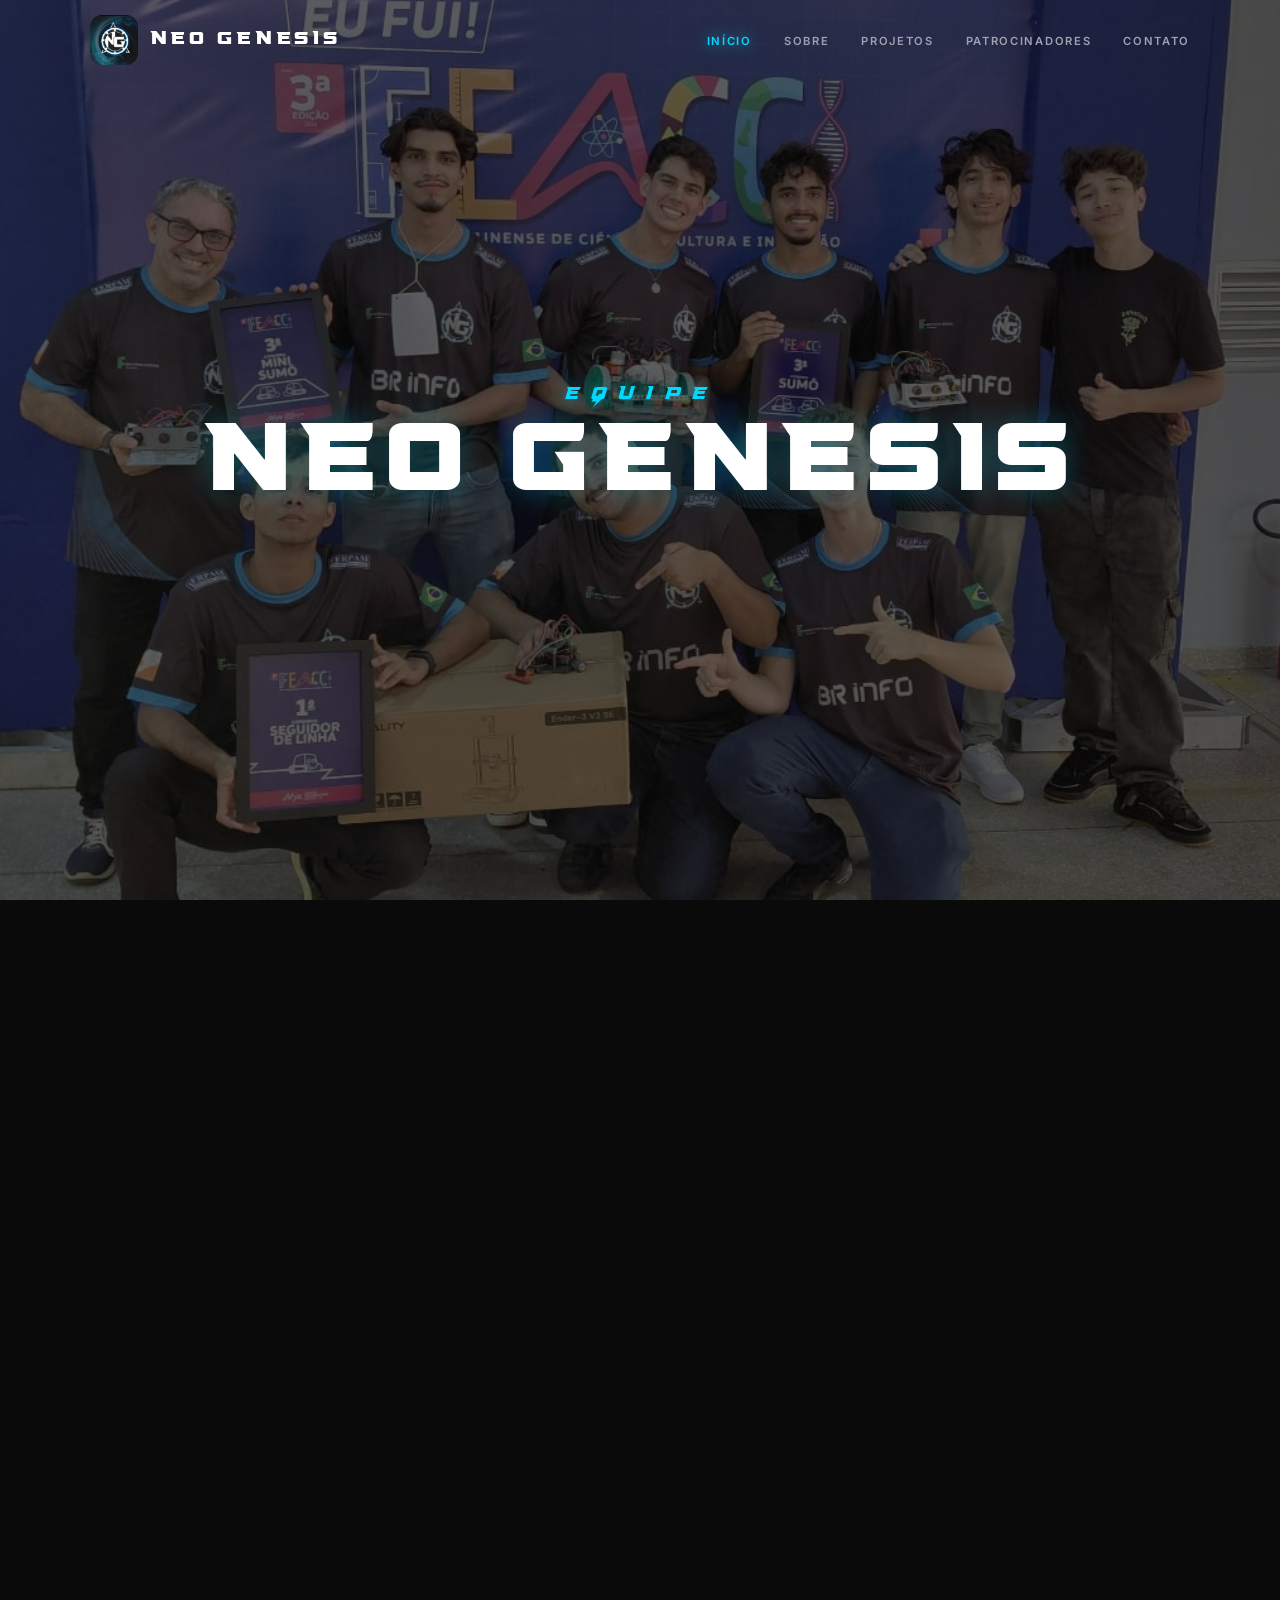
<file: index.html>
﻿<!DOCTYPE html>
<html lang="pt-BR">
<head>
  <meta charset="UTF-8">
  <meta name="viewport" content="width=device-width, initial-scale=1.0">
  <title>NEO GENESIS — Tecnologia & Robótica</title>
  <meta property="og:title" content="NEO GENESIS — Equipe de Robótica">
  <meta property="og:description" content="Equipe de robótica do IFTO Campus Palmas. Robôs, projetos e inovação.">
  <meta property="og:image" content="https://equipeneogenesis-crypto.github.io/EquipeNeoGenesis.github.io/4-recursos/imagens/site/hero-bg.jpeg">
  <meta property="og:url" content="https://equipeneogenesis-crypto.github.io/EquipeNeoGenesis.github.io/">
  <meta property="og:type" content="website">
  <meta property="og:site_name" content="NEO GENESIS">
  <meta name="twitter:card" content="summary_large_image">
  <meta name="twitter:title" content="NEO GENESIS — Equipe de Robótica">
  <meta name="twitter:description" content="Equipe de robótica do IFTO Campus Palmas. Robôs, projetos e inovação.">
  <meta name="twitter:image" content="https://equipeneogenesis-crypto.github.io/EquipeNeoGenesis.github.io/4-recursos/imagens/site/hero-bg.jpeg">
  <meta name="description" content="NEO GENESIS — Equipe de robótica do IFTO Campus Palmas. Conheça nossos robôs, membros e projetos de tecnologia e inovação.">
  <meta name="keywords" content="NEO GENESIS, robótica, IFTO, IFTO Palmas, Instituto Federal do Tocantins, Palmas, Tocantins, robôs, competição, robótica competitiva, tecnologia, ensino, pesquisa, extensão, sumô de robôs, sumô 1kg, sumô 3kg, seguidor de linha, artbot, OBR, olimpíada brasileira de robótica, LARC, competição de robôs, programação, eletrônica, mecânica, CAD, modelagem 3D, impressão 3D, Python, Arduino, C++, Raspberry Pi, sensores, atuadores, firmware, embarcados, visão computacional, inteligência artificial, automação, STEM, engenharia, inovação, robótica educacional, LAB G3, laboratório de robótica, equipe de robótica, projetos de robótica, ensino de robótica, robótica móvel, robô autônomo, robô de combate, robô de resgate">
  <meta name="author" content="NEO GENESIS">
  <meta name="google-site-verification" content="1vwOca5_41-KWHdYDKGLJkj0VJ96OerBrx3Ts31QHhw" />
  <link rel="icon" href="4-recursos/imagens/site/logo.jpeg">
  <script type="application/ld+json">
  {
    "@context": "https://schema.org",
    "@type": "Organization",
    "name": "NEO GENESIS",
    "url": "https://equipeneogenesis-crypto.github.io/EquipeNeoGenesis.github.io/",
    "logo": "https://equipeneogenesis-crypto.github.io/EquipeNeoGenesis.github.io/4-recursos/imagens/site/logo.jpeg",
    "description": "Equipe de robótica do IFTO Campus Palmas. Robôs, projetos e inovação.",
    "knowsAbout": ["Robótica", "Programação", "Eletrônica", "Mecânica", "Sumô de Robôs", "Seguidor de Linha"]
  }
  </script>

  <link rel="preconnect" href="https://fonts.googleapis.com">
  <link rel="preconnect" href="https://fonts.gstatic.com" crossorigin>
  <link rel="preconnect" href="https://cdnjs.cloudflare.com">
  <link href="https://fonts.googleapis.com/css2?family=Playfair+Display:wght@700;900&family=Inter:wght@300;400;600;700&family=Orbitron:wght@400;700;900&family=Exo+2:wght@300;400;600&display=swap" rel="stylesheet">
  <link rel="preload" href="4-recursos/imagens/site/hero-bg.jpeg" as="image" fetchpriority="high">
  <link rel="stylesheet" href="https://cdnjs.cloudflare.com/ajax/libs/font-awesome/6.5.1/css/all.min.css" crossorigin="anonymous">

  <link rel="stylesheet" href="2-estilos/style.css">
  <link rel="stylesheet" href="2-estilos/navbar.css">
  <link rel="stylesheet" href="2-estilos/hero.css">
  <link rel="stylesheet" href="2-estilos/responsivo.css">
</head>
<body>

  <a href="#home" class="skip-link">Pular para o conteúdo</a>

  <header class="navbar" id="navbar">
    <div class="navbar-container">
      <a href="index.html" class="logo" aria-label="Ir para o início">
        <img src="4-recursos/imagens/site/logo.jpeg" alt="NEO GENESIS" class="logo-img">
        <span class="logo-text">NEO GENESIS</span>
      </a>
      <nav class="nav-links-wrapper" aria-label="Navegação principal">
        <ul class="nav-links">
          <li><a href="index.html#home" class="nav-link">Início</a></li>
          <li><a href="index.html#about" class="nav-link">Sobre</a></li>
          <li><a href="index.html#projects" class="nav-link">Projetos</a></li>
          <li><a href="index.html#sponsors" class="nav-link">Patrocinadores</a></li>
          <li><a href="index.html#contact" class="nav-link">Contato</a></li>
        </ul>
      </nav>
      <button class="menu-toggle" id="hamburger" aria-label="Abrir menu" aria-expanded="false">
        <span class="hamburger-icon">☰</span>
      </button>
    </div>
  </header>

  <main>

    <div id="scroll-container">

    <section class="hero" id="home">
      <div class="hero-content">
        <p class="hero-subtitle" data-animate="fade-up">EQUIPE</p>
        <h1 class="hero-title" data-animate="fade-up" data-delay="200">NEO GENESIS</h1>
      </div>
    </section>

    <section class="section about" id="about" aria-labelledby="about-title">
      <div class="about-layout">
        <div class="about-image-side">
          <div class="slider" id="aboutSlider">
            <div class="slider__slide is-active">
              <div class="slider__img" style="background-image: url('4-recursos/imagens/slides/slide-1.jpeg')"></div>
            </div>
            <div class="slider__slide">
              <div class="slider__img" style="background-image: url('4-recursos/imagens/slides/slide-2.jpeg')"></div>
            </div>
            <div class="slider__slide">
              <div class="slider__img" style="background-image: url('4-recursos/imagens/slides/slide-3.jpeg')"></div>
            </div>
            <button class="slider__arrow slider__arrow--prev" aria-label="Imagem anterior">❮</button>
            <button class="slider__arrow slider__arrow--next" aria-label="Próxima imagem">❯</button>
          </div>

        </div>
        <div class="about-content-side">
          <h2 class="section-title" id="about-title" data-animate="left">A Equipe</h2>
          <div class="about-text" data-animate="up" data-delay="100">
            <p>A <strong>NEO GENESIS</strong> é uma equipe de robótica do <a href="https://www.ifto.edu.br/palmas" target="_blank" rel="noopener" class="about-link">IFTO Campus Palmas</a> que surgiu da equipe <a href="https://youtu.be/0yTKlLOMuyk?si=nbgpceX5TrmwCnPw" target="_blank" rel="noopener" class="about-link"><strong>Genesis</strong></a>, fundada em 2016 por Victor Hugo, Samuel e Maria Cristina. O primeiro desafio foi a Olimpíada Brasileira de Robótica (OBR), marcando o início de uma trajetória de dedicação à tecnologia e inovação.</p>
            <p>Após a pandemia, a equipe foi reestruturada, dando origem à NEO GENESIS. Atualmente orientada pelo professor <a href="https://integra.ifto.edu.br/portfolio/pessoas/wendell-eduardo-moura-costa/experimento" target="_blank" rel="noopener" class="about-link"><strong>Wendell Eduardo Moura Costa</strong></a> e vinculada ao <strong>Laboratório G3</strong>, a equipe atua em robótica móvel, programação, eletrônica e mecânica, competindo em modalidades como sumô, seguidores de linha e OBR.</p>
            <p>Para conhecer mais sobre a história que deu origem à NEO GENESIS e o legado construído pela equipe fundadora, clique em <a href="https://youtu.be/0yTKlLOMuyk?si=nbgpceX5TrmwCnPw" target="_blank" rel="noopener" class="about-link"><strong>"Genesis"</strong></a>.</p>
          </div>
          <div class="about-buttons">
            <a href="pages/membros.html" class="about-btn about-btn--primary" data-animate="fade" data-delay="200">MEMBROS</a>
            <a href="pages/oficina.html" class="about-btn about-btn--secondary" data-animate="fade" data-delay="500">LAB G3</a>
          </div>
        </div>
      </div>
    </section>

    <section class="projetos-split" id="projects" aria-labelledby="projects-title">
      <h2 id="projects-title" class="sr-only">Nossos Projetos</h2>
      <a href="pages/robo.html" class="split-item" id="robos" data-animate="scale" data-delay="100">
        <div class="split-bg" style="background-image: url('4-recursos/imagens/site/robo-bg.jpeg')"></div>
        <div class="split-overlay"></div>
        <div class="split-content">
          <h3 class="split-title">ROBÔS</h3>
          <span class="split-btn">EXPLORAR</span>
        </div>
      </a>
      <a href="pages/desenvolvimento.html" class="split-item" id="pd" data-animate="scale" data-delay="300">
        <div class="split-bg" style="background-image: url('4-recursos/imagens/site/whatsapp-dev.jpeg')"></div>
        <div class="split-overlay"></div>
        <div class="split-content">
          <h3 class="split-title">DESENVOLVIMENTO</h3>
          <span class="split-btn">EXPLORAR</span>
        </div>
      </a>
    </section>

    <section class="section sponsors" id="sponsors" aria-labelledby="sponsors-title">
      <div class="container section-content">
        <h2 class="section-title" id="sponsors-title" data-animate="right">Patrocinadores</h2>
        <div class="sponsors-grid">
          <div class="sponsor-card">
            <img loading="lazy" src="4-recursos/imagens/patrocinadores/sponsor-1.png" alt="Patrocinador" class="sponsor-logo">
            <span class="sponsor-fallback">LOGO</span>
          </div>
          <div class="sponsor-card">
            <img loading="lazy" src="4-recursos/imagens/patrocinadores/sponsor-4.png" alt="Patrocinador" class="sponsor-logo">
            <span class="sponsor-fallback">LOGO</span>
          </div>
          <div class="sponsor-card">
            <img loading="lazy" src="4-recursos/imagens/patrocinadores/sponsor-3.png" alt="Patrocinador" class="sponsor-logo">
            <span class="sponsor-fallback">LOGO</span>
          </div>
          <div class="sponsor-card">
            <img loading="lazy" src="4-recursos/imagens/patrocinadores/sponsor-5.png" alt="Patrocinador" class="sponsor-logo">
            <span class="sponsor-fallback">LOGO</span>
          </div>
          <div class="sponsor-card sponsor-cta" onclick="scrollToSection('contact')">
            <span class="sponsor-cta-text">+</span>
            <span class="sponsor-cta-label">Seja um patrocinador</span>
          </div>
        </div>
      </div>
    </section>

    <section class="section contact" id="contact" aria-labelledby="contact-title">
      <div class="contact-layout">
        <div class="contact-image-side">
          <div class="contact-img" style="background-image: url('4-recursos/imagens/site/hero-bg.jpeg')"></div>
          <div class="contact-img-overlay"></div>
          <div class="contact-heading-block">
            <h2 class="contact-heading" data-animate="left">Contato</h2>
          </div>
          <div class="contact-sub-block">
            <p class="contact-heading-sub" data-animate="fade" data-delay="150">Vamos construir o futuro juntos</p>
          </div>
          <div class="contact-email-block">
            <a href="mailto:equipeneogenesis@gmail.com" class="contact-email">equipeneogenesis@gmail.com</a>
          </div>
        </div>
        <div class="contact-form-side">
          <form class="contact-form" action="https://formsubmit.co/equipeneogenesis@gmail.com" method="POST" data-animate="right" data-delay="100">
            <input type="hidden" name="_captcha" value="false">
            <input type="hidden" name="_template" value="box">
            <div class="form-group">
              <label for="nome" class="form-label">Nome</label>
              <input type="text" id="nome" name="nome" class="form-input" placeholder="Seu nome" required>
            </div>
            <div class="form-group">
              <label for="email" class="form-label">Email</label>
              <input type="email" id="email" name="email" class="form-input" placeholder="seu@email.com" required>
            </div>
            <div class="form-group">
              <label for="assunto" class="form-label">Assunto</label>
              <input type="text" id="assunto" name="assunto" class="form-input" placeholder="Assunto">
            </div>
            <div class="form-group">
              <label for="mensagem" class="form-label">Mensagem</label>
              <textarea id="mensagem" name="mensagem" class="form-input form-textarea" placeholder="Sua mensagem..." rows="5" required></textarea>
            </div>
            <button type="submit" class="form-btn">ENVIAR MENSAGEM</button>
          </form>
        </div>
      </div>
    </section>

    <footer class="footer" id="footer">
      <div class="container">
        <div class="footer__grid">
          <div class="footer__brand">
            <a href="index.html" class="footer__logo" aria-label="Ir para o início">
              <img loading="lazy" src="4-recursos/imagens/site/logo.jpeg" alt="NEO GENESIS" class="footer__logo-img">
              <span class="footer__logo-text">NEO GENESIS</span>
            </a>
            <p class="footer__desc">Equipe de tecnologia e robótica construindo o futuro através da inovação e educação.</p>
          </div>

          <nav class="footer__col" aria-label="Links rápidos">
            <h4 class="footer__title">Navegação</h4>
            <ul class="footer__list">
              <li><a href="index.html">Início</a></li>
              <li><a href="index.html#about">Sobre</a></li>
              <li><a href="index.html#projects">Projetos</a></li>
              <li><a href="index.html#sponsors">Patrocinadores</a></li>
              <li><a href="index.html#contact">Contato</a></li>
            </ul>
          </nav>

          <nav class="footer__col" aria-label="Serviços oferecidos">
            <h4 class="footer__title">Serviços</h4>
            <ul class="footer__list">
              <li><a href="#">Consultoria</a></li>
              <li><a href="#">Prototipagem</a></li>
              <li><a href="#">Automação</a></li>
              <li><a href="#">Treinamentos</a></li>
            </ul>
          </nav>

          <div class="footer__col">
            <h4 class="footer__title">Contato</h4>
            <ul class="footer__list">
              <li><a href="mailto:equipeneogenesis@gmail.com">equipeneogenesis@gmail.com</a></li>
            </ul>
          </div>
          <div class="footer__col">
            <h4 class="footer__title">Redes Sociais</h4>
            <div class="footer__social">
              <a href="https://www.instagram.com/team.neogenesis/" aria-label="Instagram" target="_blank" rel="noopener"><i class="fab fa-instagram"></i></a>
            </div>
          </div>
        </div>

        <div class="footer__bottom">
          <p>&copy; 2026 NEO GENESIS. Todos os direitos reservados.</p>
          <p class="footer__hosting">Hospedado no <a href="https://github.com/equipeneogenesis-crypto/EquipeNeoGenesis.github.io" target="_blank" rel="noopener">GitHub</a></p>
        </div>
      </div>
    </footer>

  </div>

  </main>

  <script defer src="3-scripts/main.js"></script>
  <script defer src="3-scripts/navbar.js"></script>
  <script defer src="3-scripts/scroll-spy.js"></script>
  <script defer src="3-scripts/animacoes.js"></script>
  <script defer src="3-scripts/form-contato.js"></script>
  <script defer src="3-scripts/slider.js"></script>
  <script defer src="3-scripts/scroll-control.js"></script>
</body>
</html>
</file>
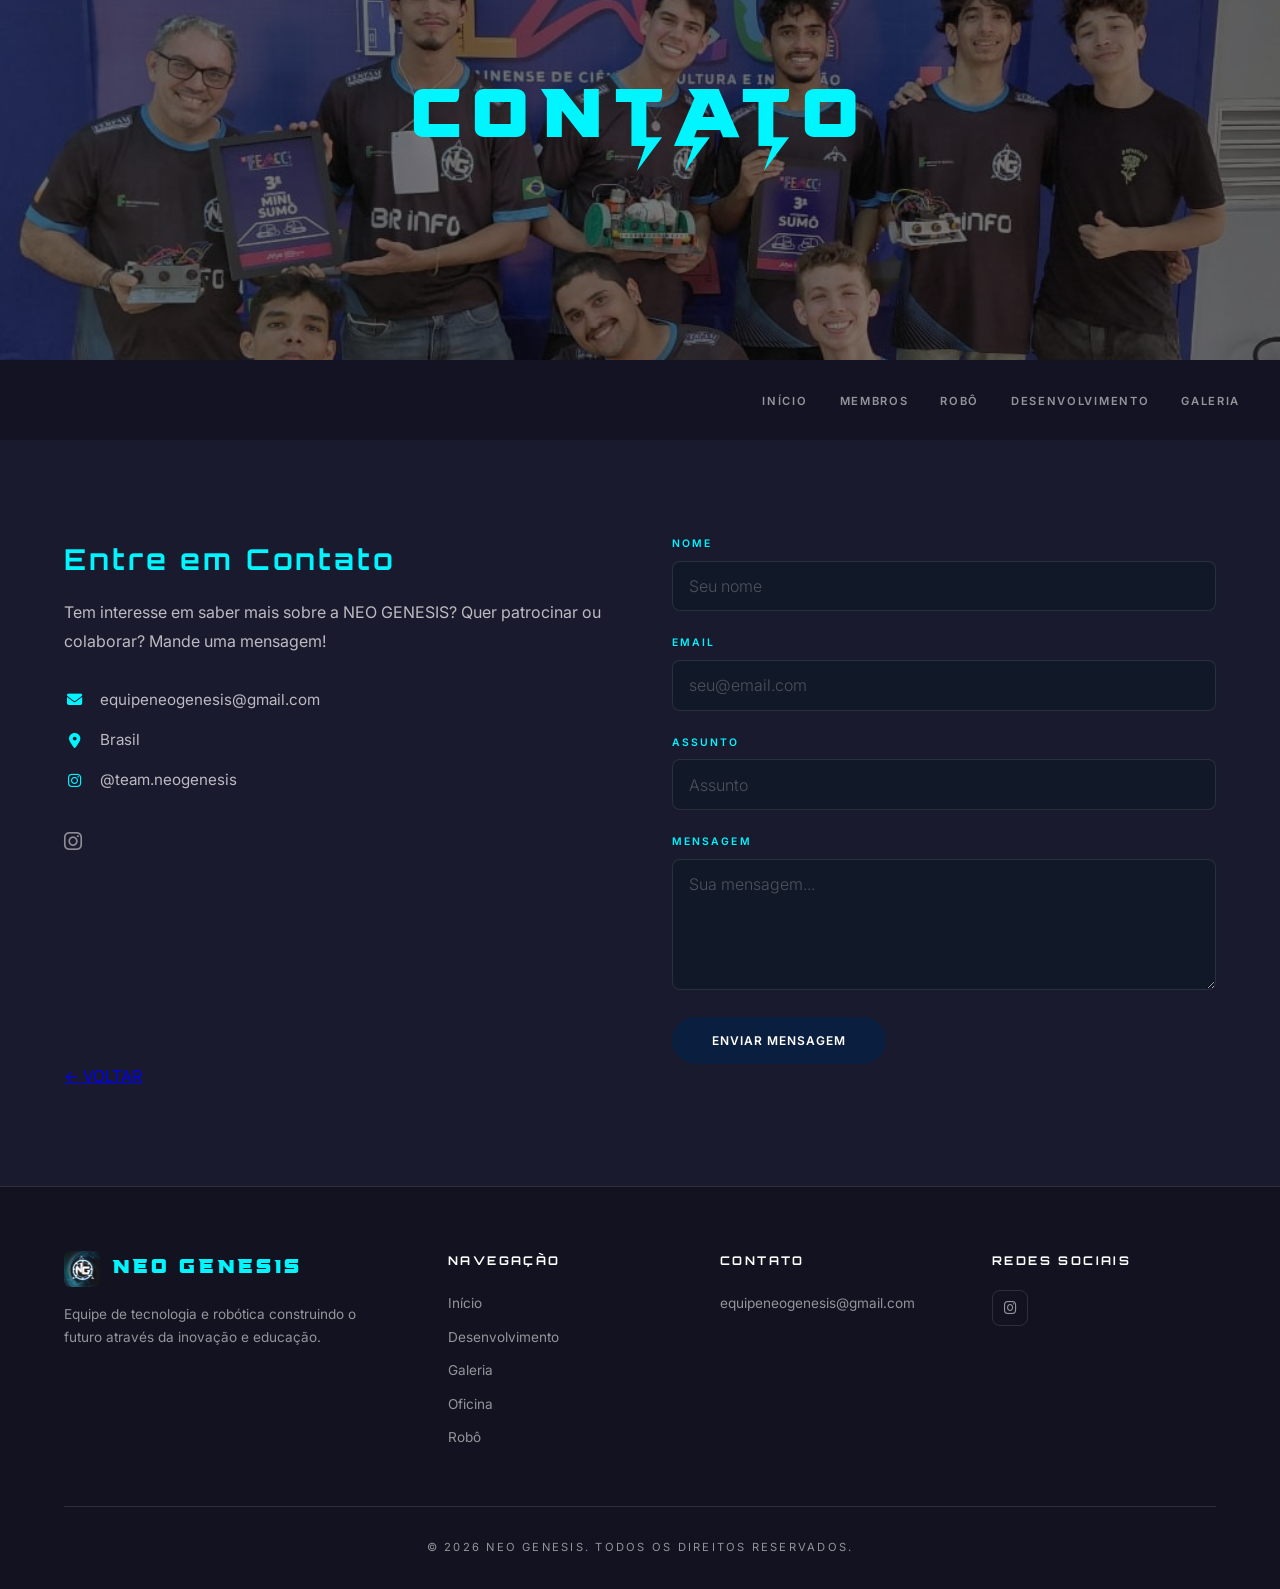
<file: pages/contato.html>
﻿<!DOCTYPE html>
<html lang="pt-BR">
<head>
  <meta charset="UTF-8">
  <meta name="viewport" content="width=device-width, initial-scale=1.0">
  <title>NEO GENESIS — Contato</title>
  <meta property="og:title" content="Contato — NEO GENESIS">
  <meta property="og:description" content="Entre em contato com a equipe de robótica NEO GENESIS do IFTO Campus Palmas.">
  <meta property="og:image" content="https://equipeneogenesis-crypto.github.io/EquipeNeoGenesis.github.io/4-recursos/imagens/site/hero-bg.jpeg">
  <meta property="og:url" content="https://equipeneogenesis-crypto.github.io/EquipeNeoGenesis.github.io/pages/contato.html">
  <meta property="og:type" content="website">
  <meta property="og:site_name" content="NEO GENESIS">
  <meta name="twitter:card" content="summary_large_image">
  <meta name="twitter:title" content="Contato — NEO GENESIS">
  <meta name="twitter:description" content="Entre em contato com a equipe de robótica NEO GENESIS do IFTO Campus Palmas.">
  <meta name="twitter:image" content="https://equipeneogenesis-crypto.github.io/EquipeNeoGenesis.github.io/4-recursos/imagens/site/hero-bg.jpeg">
  <meta name="keywords" content="contato, NEO GENESIS, robótica, IFTO, Palmas">
  <meta name="author" content="NEO GENESIS">
  <link rel="icon" href="../4-recursos/imagens/site/logo.jpeg">

  <link rel="preconnect" href="https://fonts.googleapis.com">
  <link rel="preconnect" href="https://fonts.gstatic.com" crossorigin>
  <link rel="preconnect" href="https://cdnjs.cloudflare.com">
  <link href="https://fonts.googleapis.com/css2?family=Playfair+Display:wght@700;900&family=Inter:wght@300;400;600;700&family=Orbitron:wght@400;700;900&family=Exo+2:wght@300;400;600&display=swap" rel="stylesheet">

  <link rel="stylesheet" href="https://cdnjs.cloudflare.com/ajax/libs/font-awesome/6.5.1/css/all.min.css" crossorigin="anonymous">

  <link rel="stylesheet" href="../2-estilos/inner.css">
  <link rel="stylesheet" href="../2-estilos/navbar.css">
  <link rel="stylesheet" href="../2-estilos/contato.css">
</head>
<body>

  <a href="#main" class="skip-link">Voltar ao início</a>

  <section class="page-header">
    <div class="page-header-content">
      <h1 data-animate="up">CONTATO</h1>
    </div>
  </section>
  <header class="navbar" id="navbar">
    <div class="navbar-container">
      <nav class="nav-links-wrapper" aria-label="Navegação principal">
        <ul class="nav-links">
          <li><a href="../index.html" class="nav-link">Início</a></li>
          <li><a href="membros.html" class="nav-link">Membros</a></li>
          <li><a href="robo.html" class="nav-link">Robô</a></li>
          <li><a href="desenvolvimento.html" class="nav-link">Desenvolvimento</a></li>
           <li><a href="galeria.html" class="nav-link">Galeria</a></li>
        </ul>
      </nav>
      <button class="menu-toggle" id="hamburger" aria-label="Abrir menu" aria-expanded="false">
        <span class="hamburger-icon">☰</span>
      </button>
    </div>
  </header>

  <main id="main">
    <section class="page-content">
      <div class="container">
        <div class="contato-layout">
          <div class="contato-info">
            <h2 class="contato-titulo" data-animate="left">Entre em Contato</h2>
            <p class="contato-desc">Tem interesse em saber mais sobre a NEO GENESIS? Quer patrocinar ou colaborar? Mande uma mensagem!</p>
            <div class="contato-detalhes">
              <div class="contato-item">
                <i class="fas fa-envelope"></i>
                <a href="mailto:equipeneogenesis@gmail.com">equipeneogenesis@gmail.com</a>
              </div>
              <div class="contato-item">
                <i class="fas fa-map-marker-alt"></i>
                <span>Brasil</span>
              </div>
              <div class="contato-item">
                <i class="fab fa-instagram"></i>
                <a href="https://www.instagram.com/team.neogenesis/" target="_blank" rel="noopener">@team.neogenesis</a>
              </div>
            </div>
            <div class="contato-social">
              <a href="https://www.instagram.com/team.neogenesis/" aria-label="Instagram"><i class="fab fa-instagram"></i></a>
            </div>
          </div>
          <div class="contato-form-wrapper">
            <form class="contact-form" action="https://formsubmit.co/equipeneogenesis@gmail.com" method="POST">
              <input type="hidden" name="_captcha" value="false">
              <input type="hidden" name="_template" value="box">
              <div class="form-group">
                <label for="nome" class="form-label">Nome</label>
                <input type="text" id="nome" name="nome" class="form-input" placeholder="Seu nome" required>
              </div>
              <div class="form-group">
                <label for="email" class="form-label">Email</label>
                <input type="email" id="email" name="email" class="form-input" placeholder="seu@email.com" required>
              </div>
              <div class="form-group">
                <label for="assunto" class="form-label">Assunto</label>
                <input type="text" id="assunto" name="assunto" class="form-input" placeholder="Assunto">
              </div>
              <div class="form-group">
                <label for="mensagem" class="form-label">Mensagem</label>
                <textarea id="mensagem" name="mensagem" class="form-input form-textarea" placeholder="Sua mensagem..." rows="5" required></textarea>
              </div>
              <button type="submit" class="form-btn">ENVIAR MENSAGEM</button>
            </form>
          </div>
        </div>

        <div class="btn-voltar-wrapper">
          <a href="../index.html" class="btn-voltar">← VOLTAR</a>
        </div>
      </div>
    </section>
  </main>

  <footer class="footer">
      <div class="container">
        <div class="footer__grid">
          <div class="footer__brand">
            <a href="../index.html" class="footer__logo" aria-label="Ir para o início">
              <img loading="lazy" src="../4-recursos/imagens/site/logo.jpeg" alt="NEO GENESIS" class="footer__logo-img">
              <span class="footer__logo-text">NEO GENESIS</span>
            </a>
            <p class="footer__desc">Equipe de tecnologia e robótica construindo o futuro através da inovação e educação.</p>
          </div>
          <nav class="footer__col" aria-label="Links rápidos">
            <h4 class="footer__title">Navegação</h4>
            <ul class="footer__list">
              <li><a href="../index.html">Início</a></li>
              <li><a href="desenvolvimento.html">Desenvolvimento</a></li>
              <li><a href="galeria.html">Galeria</a></li>
              <li><a href="oficina.html">Oficina</a></li>
              <li><a href="robo.html">Robô</a></li>
            </ul>
          </nav>
          <div class="footer__col">
            <h4 class="footer__title">Contato</h4>
            <ul class="footer__list">
              <li><a href="mailto:equipeneogenesis@gmail.com">equipeneogenesis@gmail.com</a></li>
            </ul>
          </div>
          <div class="footer__col">
            <h4 class="footer__title">Redes Sociais</h4>
            <div class="footer__social">
              <a href="https://www.instagram.com/team.neogenesis/" aria-label="Instagram" target="_blank" rel="noopener"><i class="fab fa-instagram"></i></a>
            </div>
          </div>
        </div>
        <div class="footer__bottom">
          <p>&copy; 2026 NEO GENESIS. Todos os direitos reservados.</p>
        </div>
      </div>
    </footer>

  <script defer src="../3-scripts/main.js"></script>
  <script defer src="../3-scripts/navbar.js"></script>
  <script defer src="../3-scripts/form-contato.js"></script>
</body>
</html>
</file>
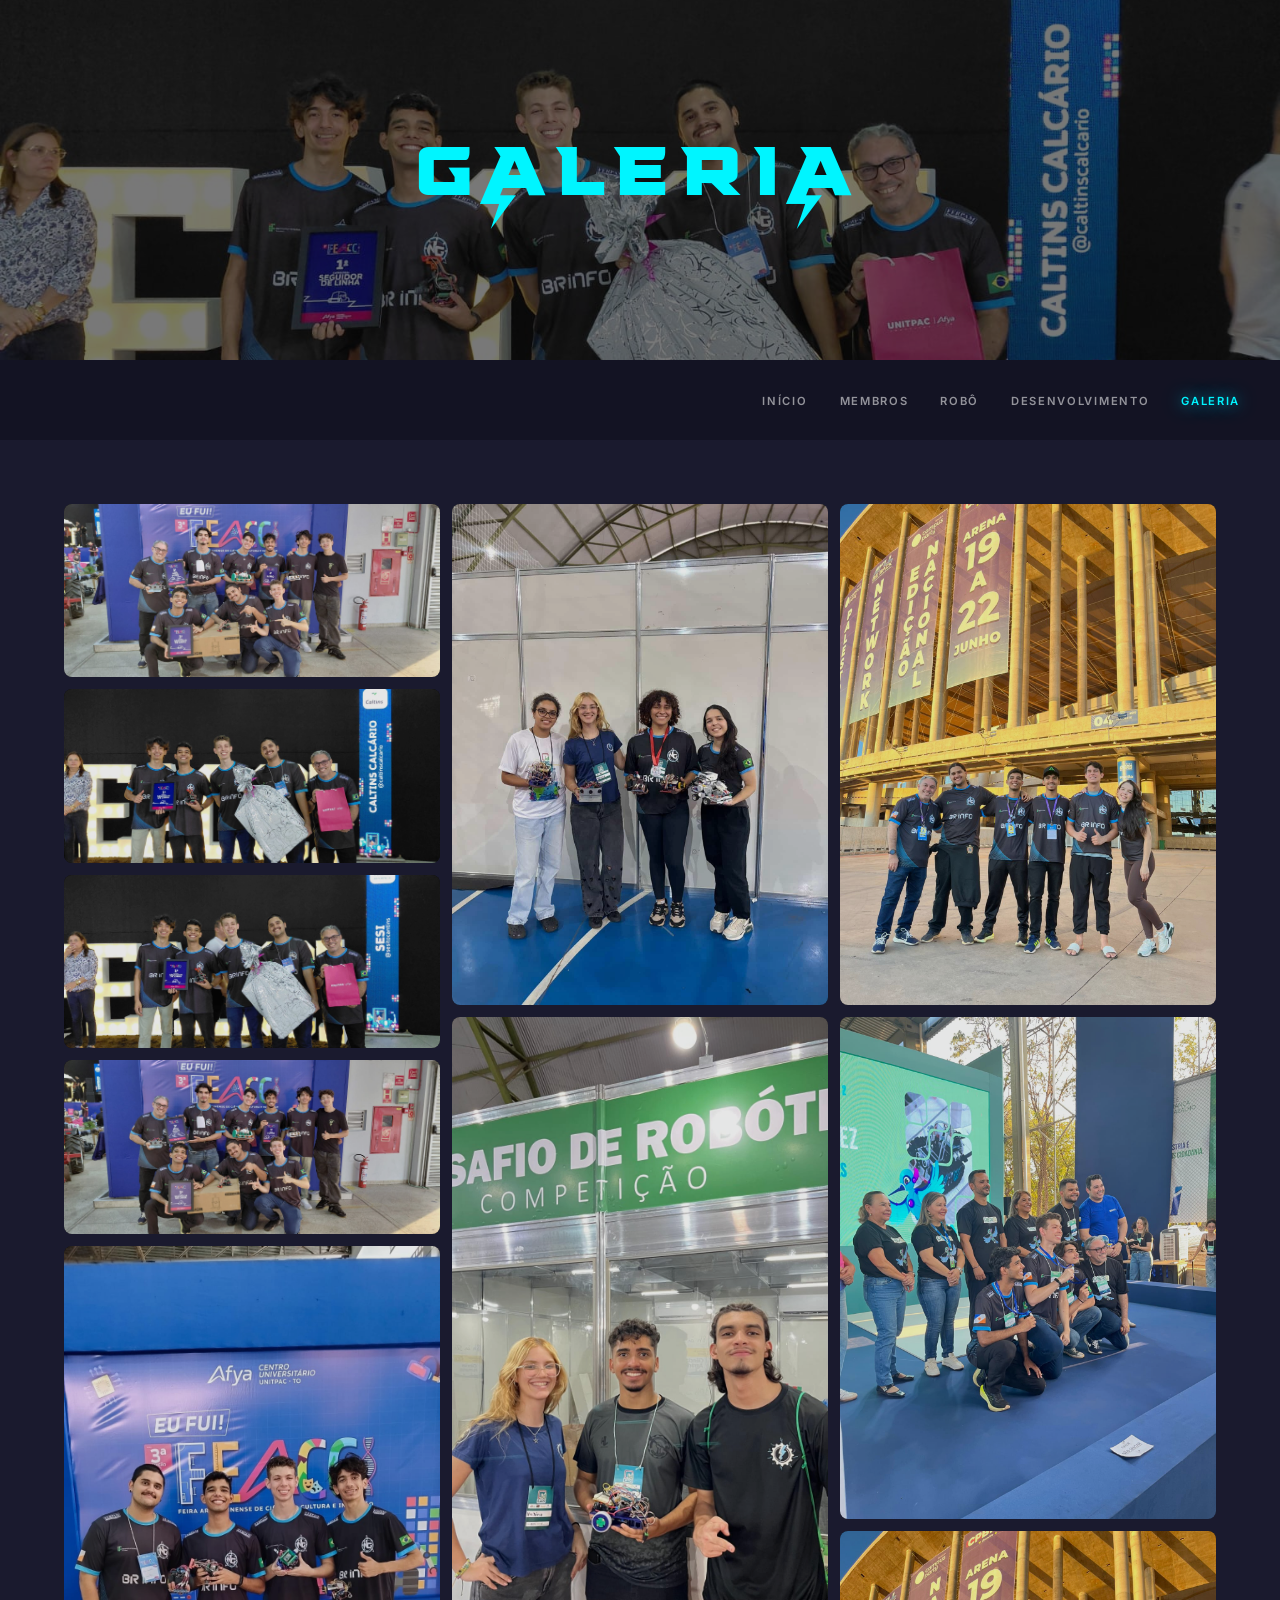
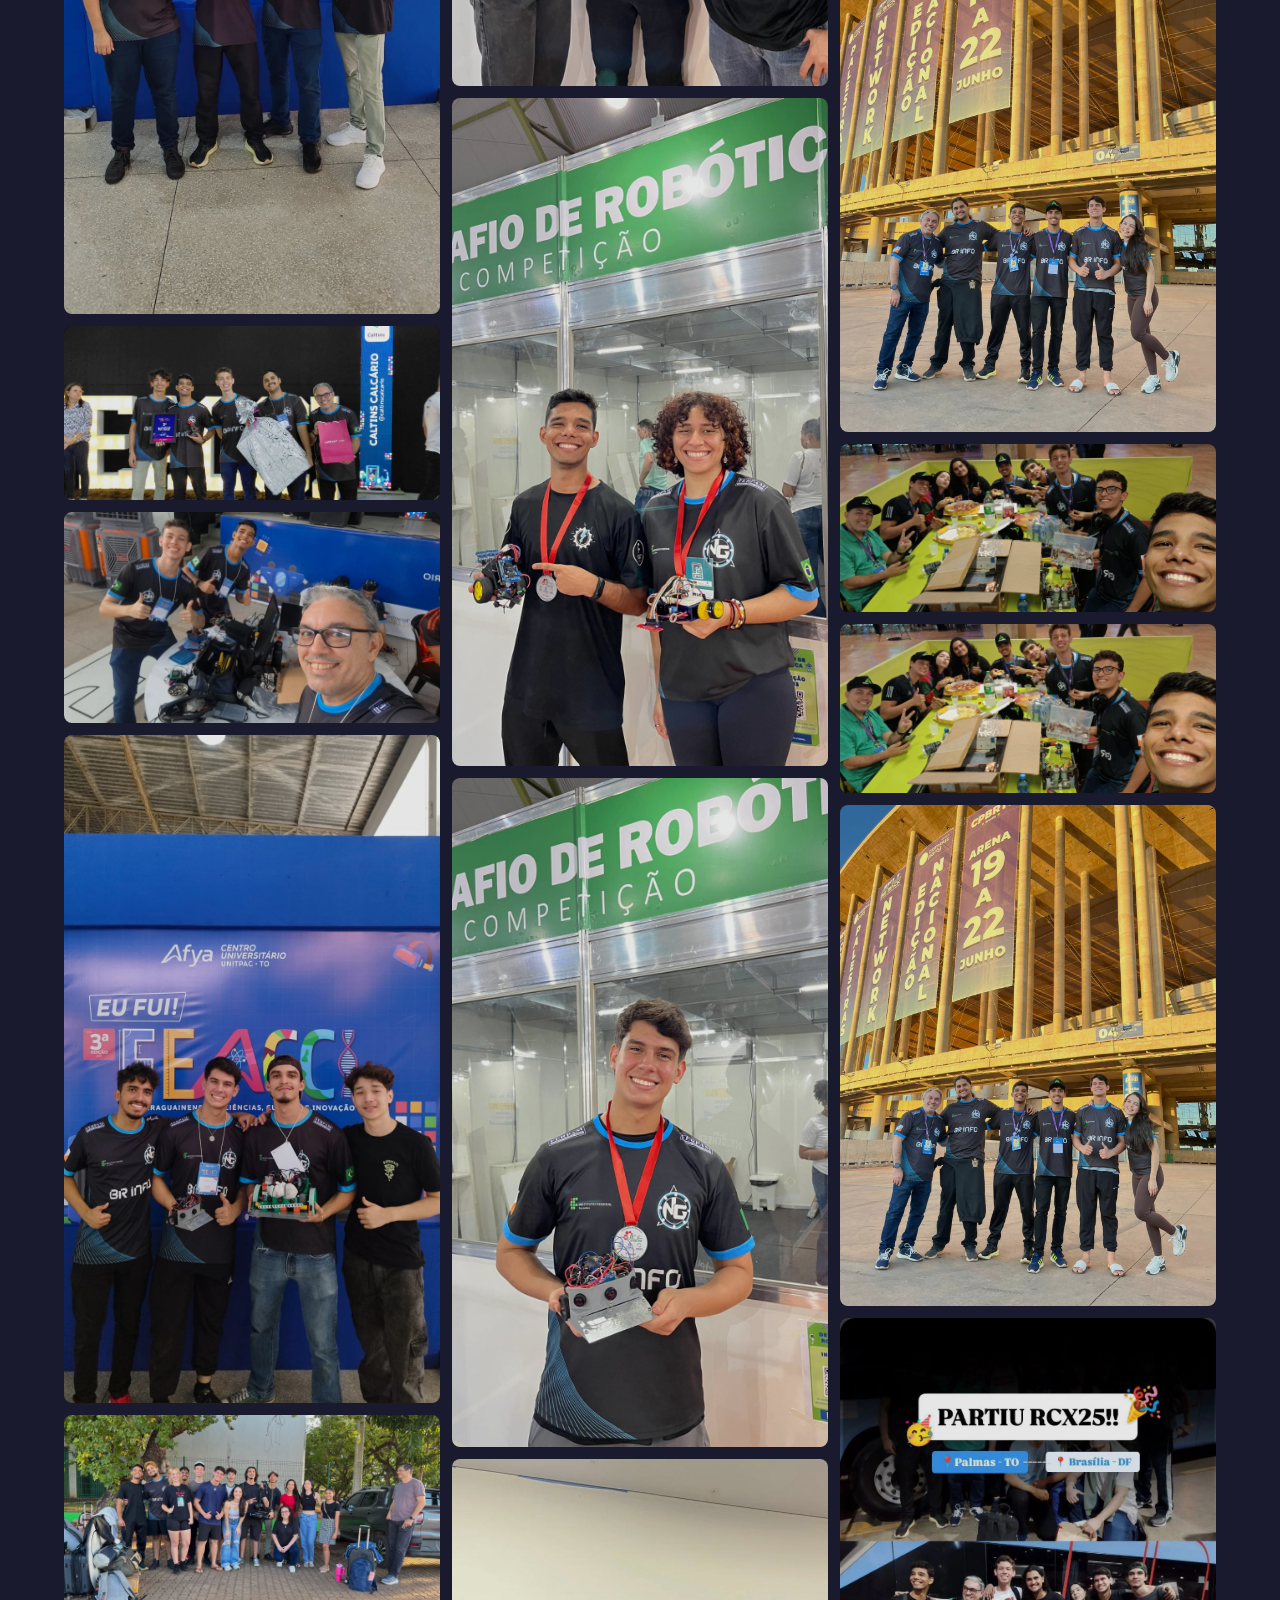
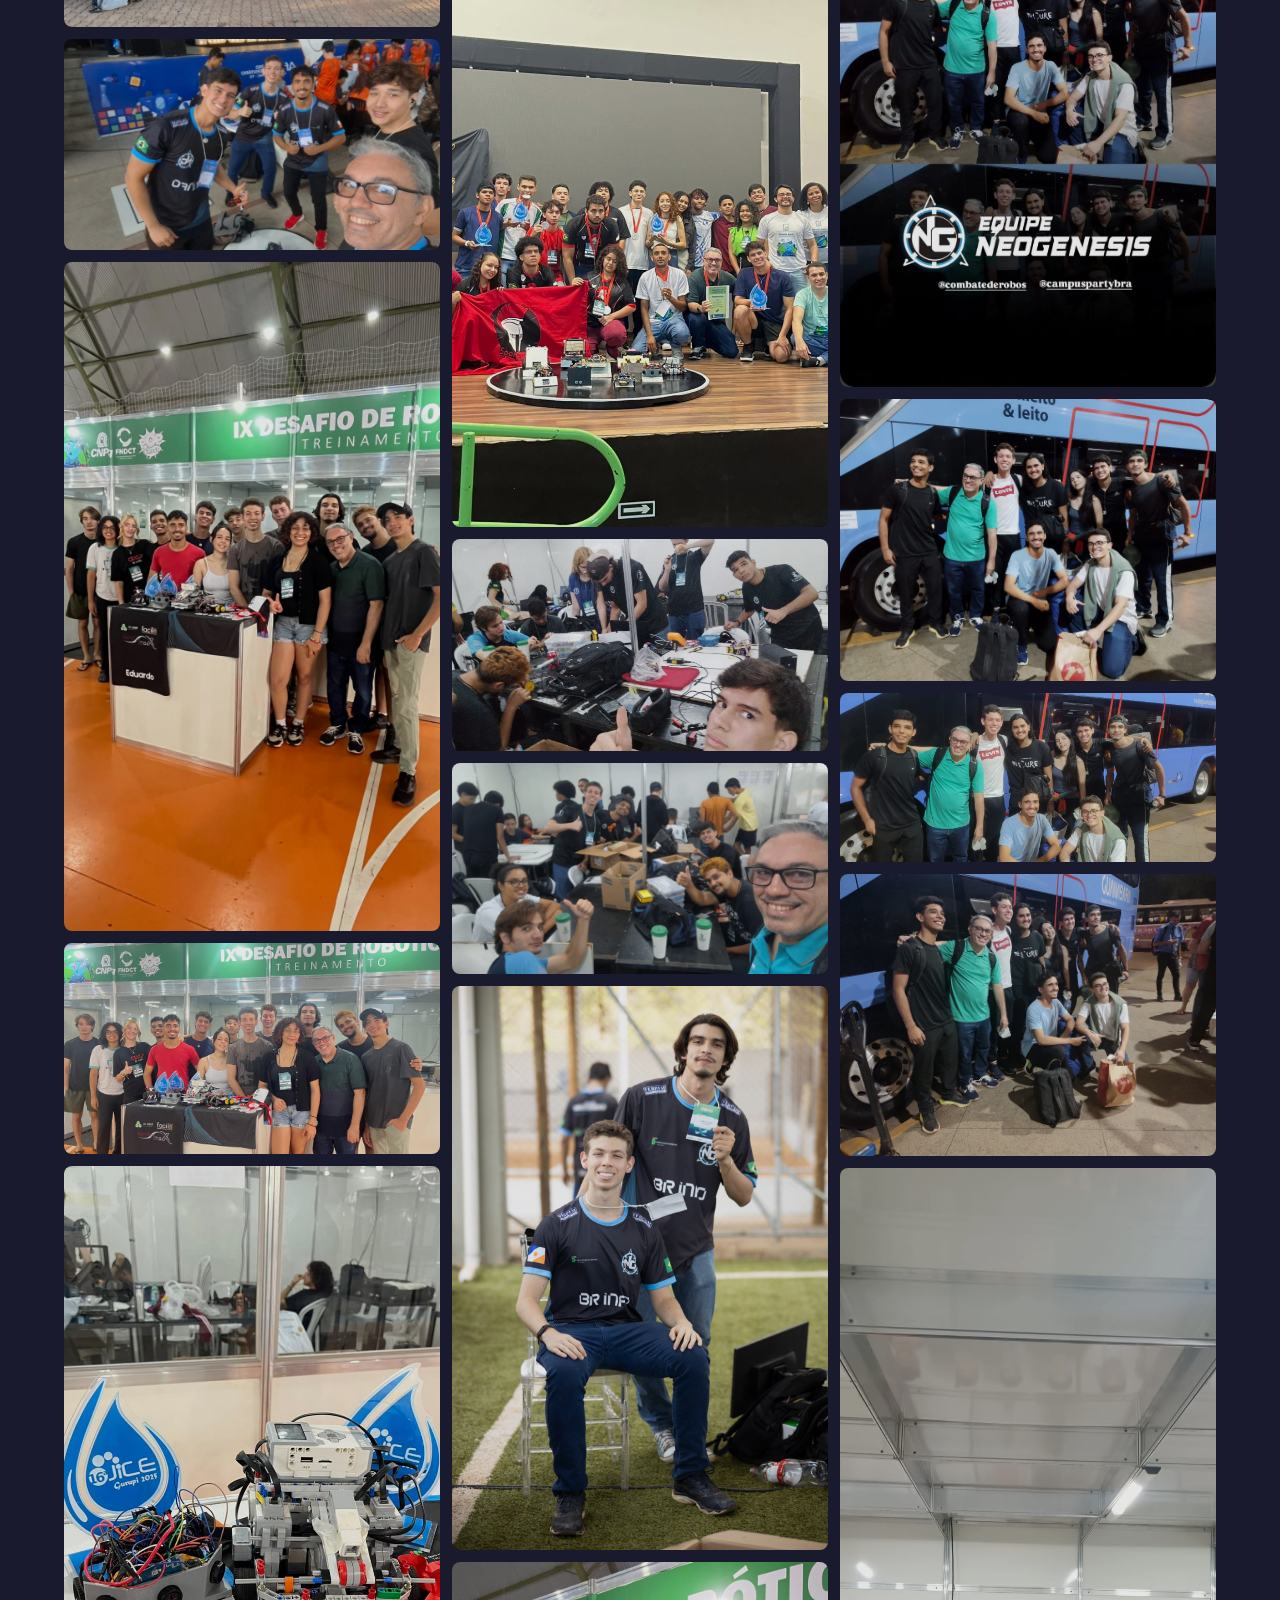
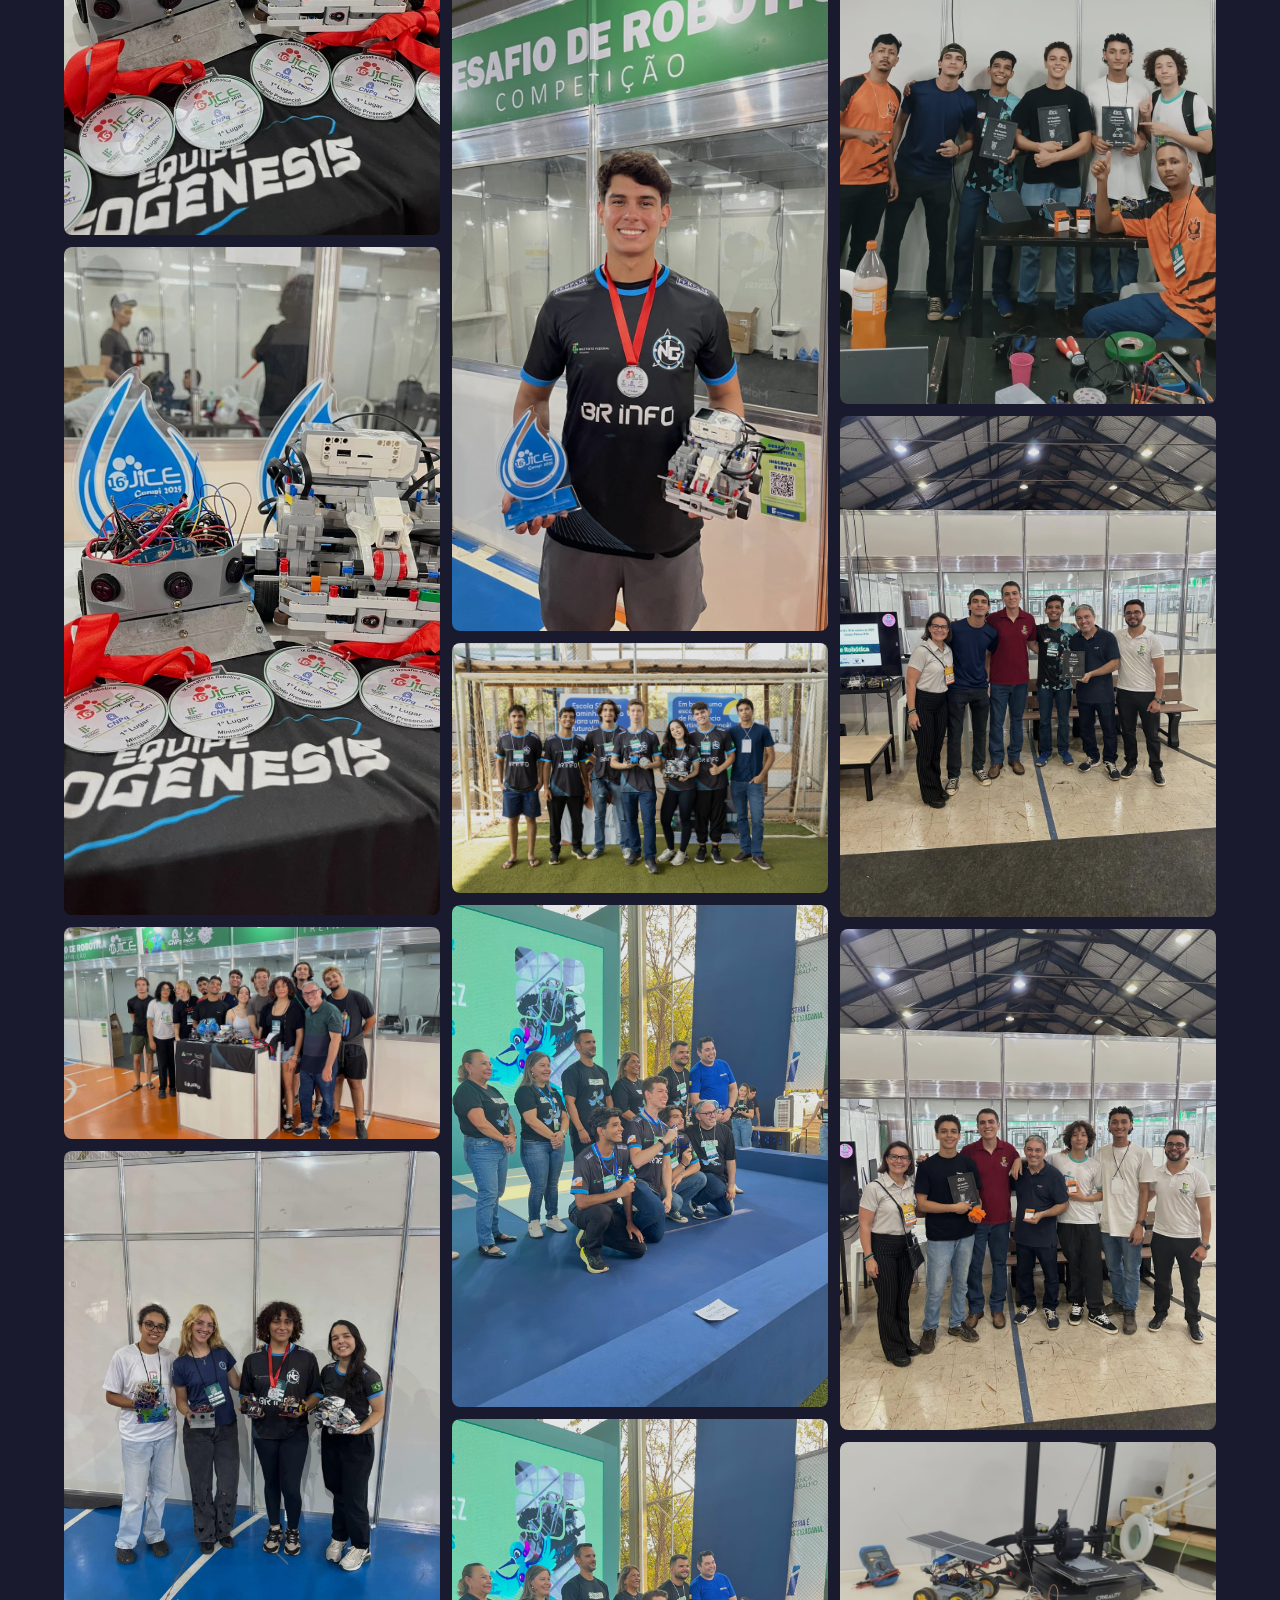
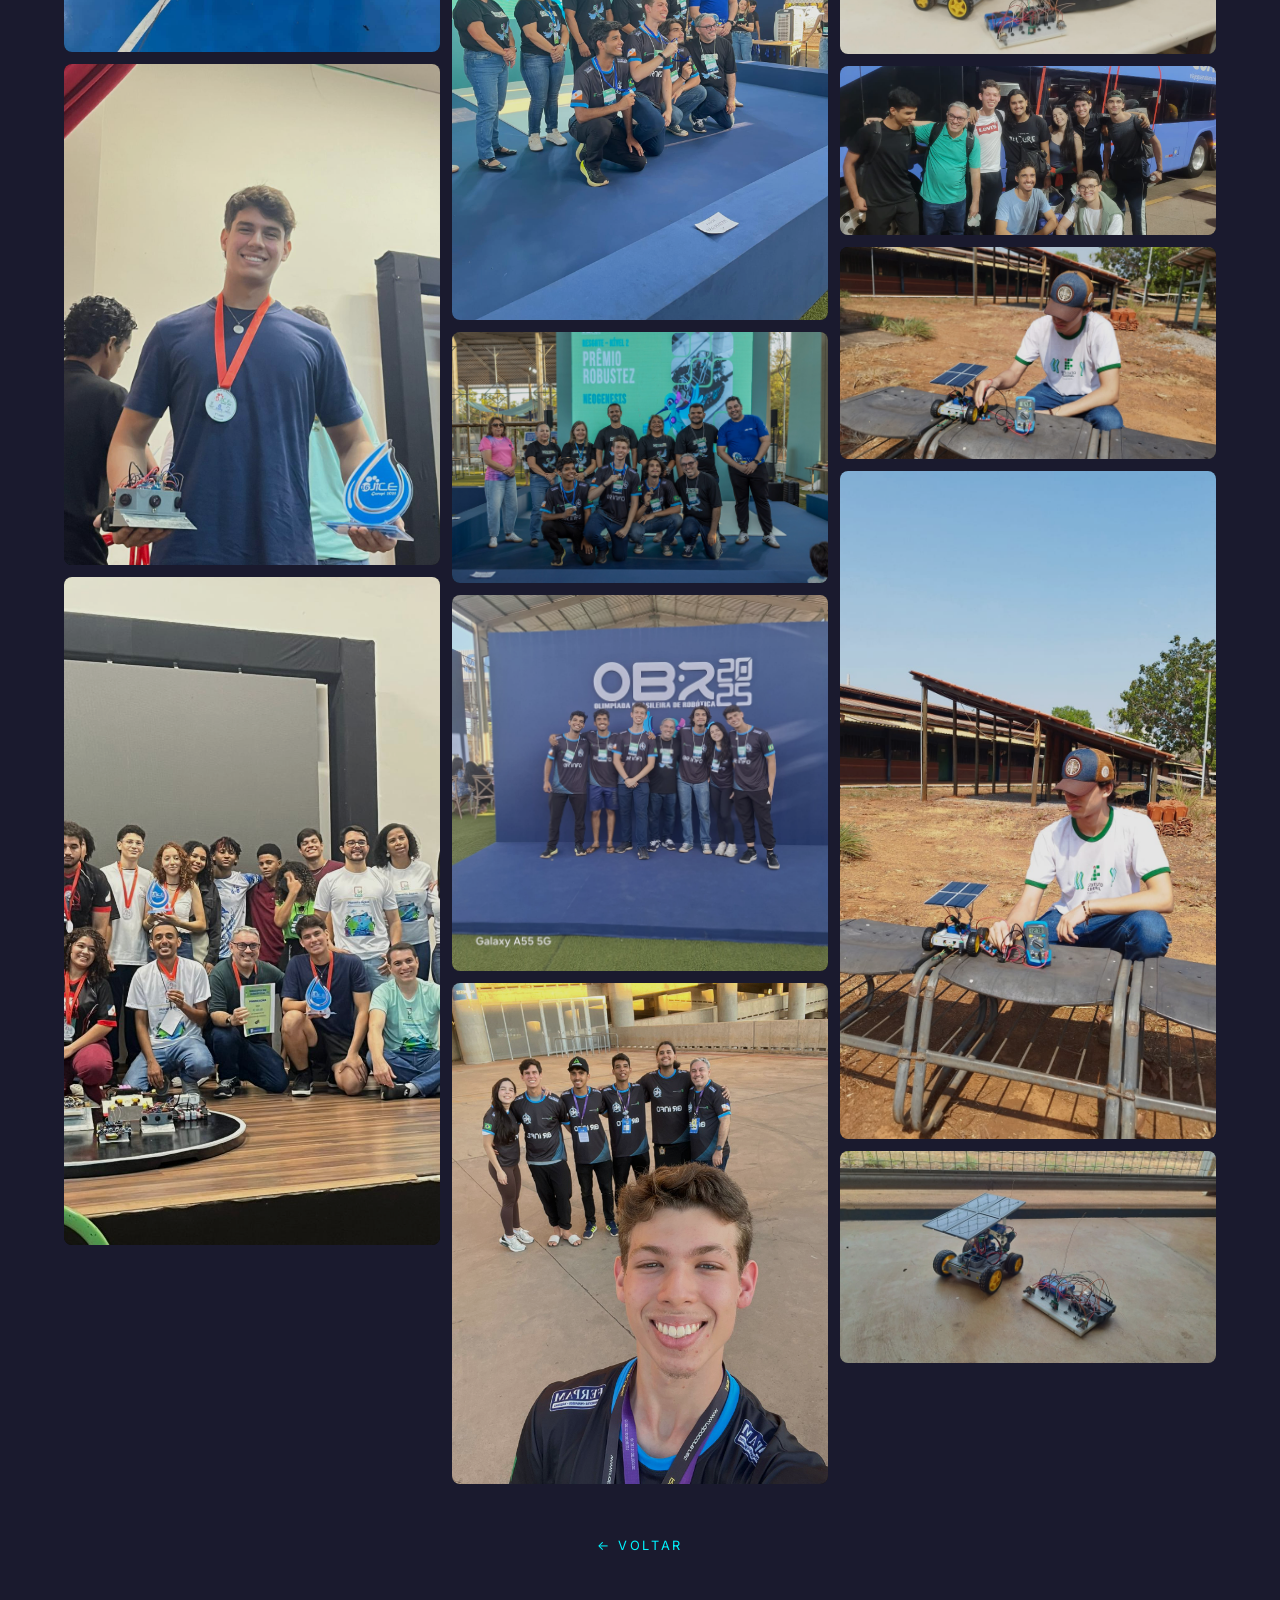
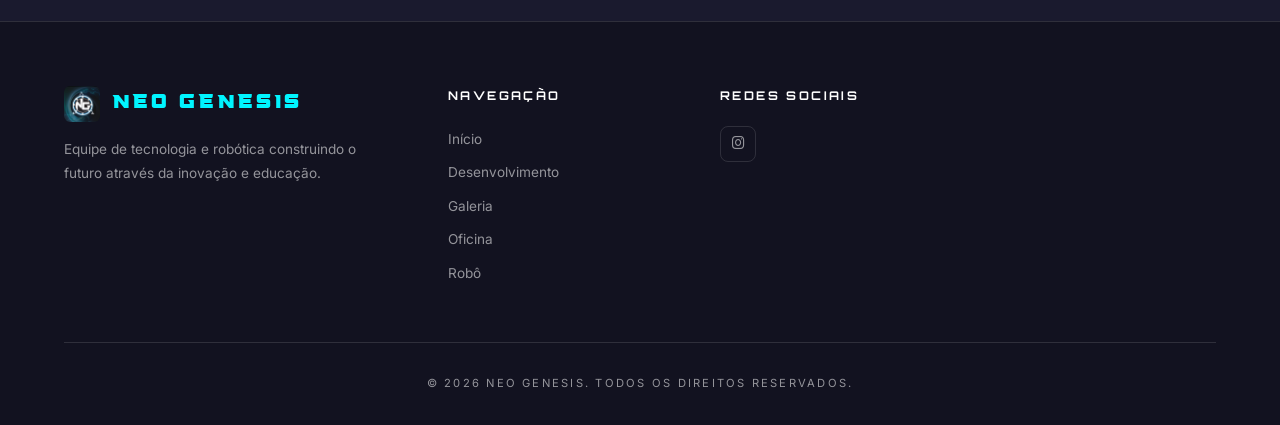
<file: pages/galeria.html>
﻿<!DOCTYPE html>
<html lang="pt-BR">
<head>
  <meta charset="UTF-8">
  <meta name="viewport" content="width=device-width, initial-scale=1.0">
  <title>NEO GENESIS — Galeria</title>
  <meta property="og:title" content="Galeria — NEO GENESIS">
  <meta property="og:description" content="Galeria de fotos da equipe de robótica NEO GENESIS: eventos, competições e bastidores.">
  <meta property="og:image" content="https://equipeneogenesis-crypto.github.io/EquipeNeoGenesis.github.io/4-recursos/imagens/site/hero-bg.jpeg">
  <meta property="og:url" content="https://equipeneogenesis-crypto.github.io/EquipeNeoGenesis.github.io/pages/galeria.html">
  <meta property="og:type" content="website">
  <meta property="og:site_name" content="NEO GENESIS">
  <meta name="twitter:card" content="summary_large_image">
  <meta name="twitter:title" content="Galeria — NEO GENESIS">
  <meta name="twitter:description" content="Galeria de fotos da equipe de robótica NEO GENESIS: eventos, competições e bastidores.">
  <meta name="twitter:image" content="https://equipeneogenesis-crypto.github.io/EquipeNeoGenesis.github.io/4-recursos/imagens/site/hero-bg.jpeg">
  <meta name="keywords" content="galeria, fotos, NEO GENESIS, robótica, IFTO, eventos">
  <meta name="author" content="NEO GENESIS">
  <link rel="icon" href="../4-recursos/imagens/site/logo.jpeg">
  <link rel="preconnect" href="https://fonts.googleapis.com">
  <link rel="preconnect" href="https://fonts.gstatic.com" crossorigin>
  <link rel="preconnect" href="https://cdnjs.cloudflare.com">
  <link href="https://fonts.googleapis.com/css2?family=Playfair+Display:wght@700;900&family=Inter:wght@300;400;600;700&family=Orbitron:wght@400;700;900&family=Exo+2:wght@300;400;600&display=swap" rel="stylesheet">
  <link rel="stylesheet" href="https://cdnjs.cloudflare.com/ajax/libs/font-awesome/6.5.1/css/all.min.css" crossorigin="anonymous">
  <link rel="stylesheet" href="../2-estilos/inner.css">
  <link rel="stylesheet" href="../2-estilos/navbar.css">
  <link rel="stylesheet" href="../2-estilos/galeria.css">
</head>
<body>
  <a href="#main" class="skip-link">Voltar ao início</a>
  <section class="page-header">
    <div class="page-header-content">
      <h1 data-animate="up">GALERIA</h1>
    </div>
  </section>
  <header class="navbar" id="navbar">
    <div class="navbar-container">
      <nav class="nav-links-wrapper" aria-label="Navegação principal">
        <ul class="nav-links">
          <li><a href="../index.html" class="nav-link">Início</a></li>
          <li><a href="membros.html" class="nav-link">Membros</a></li>
          <li><a href="robo.html" class="nav-link">Robô</a></li>
          <li><a href="desenvolvimento.html" class="nav-link">Desenvolvimento</a></li>
           <li><a href="galeria.html" class="nav-link active">Galeria</a></li>
        </ul>
      </nav>
      <button class="menu-toggle" id="hamburger" aria-label="Abrir menu" aria-expanded="false">
        <span class="hamburger-icon">☰</span>
      </button>
    </div>
  </header>
  <main id="main">
    <section class="galeria-page">
      <div class="container">
        <div class="galeria-grid"></div>
        <div class="btn-voltar-wrapper">
          <a href="../index.html" class="btn-voltar">← VOLTAR</a>
        </div>
      </div>
    </section>
  </main>
    <footer class="footer">
      <div class="container">
        <div class="footer__grid">
          <div class="footer__brand">
            <a href="../index.html" class="footer__logo" aria-label="Ir para o início">
              <img loading="lazy" src="../4-recursos/imagens/site/logo.jpeg" alt="NEO GENESIS" class="footer__logo-img">
              <span class="footer__logo-text">NEO GENESIS</span>
            </a>
            <p class="footer__desc">Equipe de tecnologia e robótica construindo o futuro através da inovação e educação.</p>
          </div>
          <nav class="footer__col" aria-label="Links rápidos">
            <h4 class="footer__title">Navegação</h4>
            <ul class="footer__list">
              <li><a href="../index.html">Início</a></li>
              <li><a href="desenvolvimento.html">Desenvolvimento</a></li>
              <li><a href="galeria.html">Galeria</a></li>
              <li><a href="oficina.html">Oficina</a></li>
              <li><a href="robo.html">Robô</a></li>
            </ul>
          </nav>
          <div class="footer__col">
            <h4 class="footer__title">Redes Sociais</h4>
            <div class="footer__social">
              <a href="https://www.instagram.com/team.neogenesis/" aria-label="Instagram" target="_blank" rel="noopener"><i class="fab fa-instagram"></i></a>
            </div>
          </div>
        </div>
        <div class="footer__bottom">
          <p>&copy; 2026 NEO GENESIS. Todos os direitos reservados.</p>
        </div>
      </div>
    </footer>
  <script defer src="../3-scripts/main.js"></script>
  <script defer src="../3-scripts/navbar.js"></script>
  <script defer src="../3-scripts/galeria.js"></script>
</body>
</html>
</file>
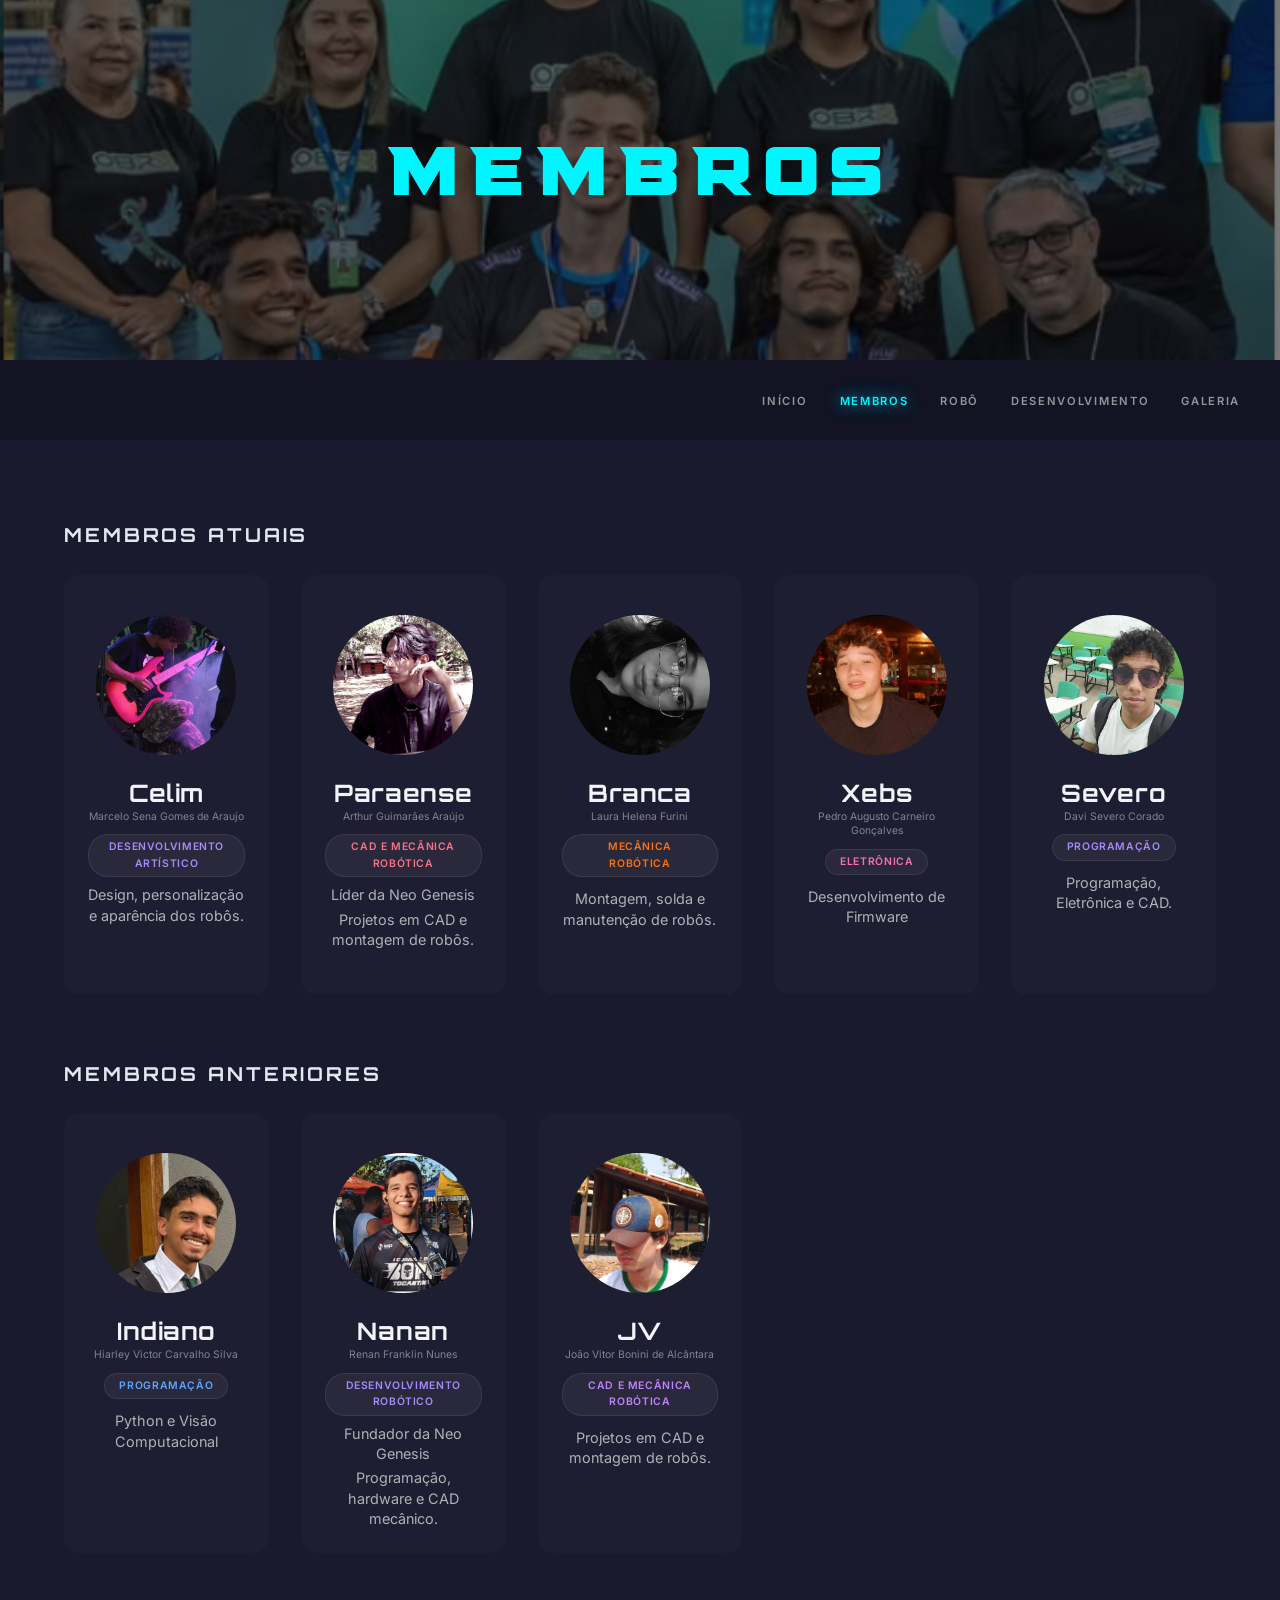
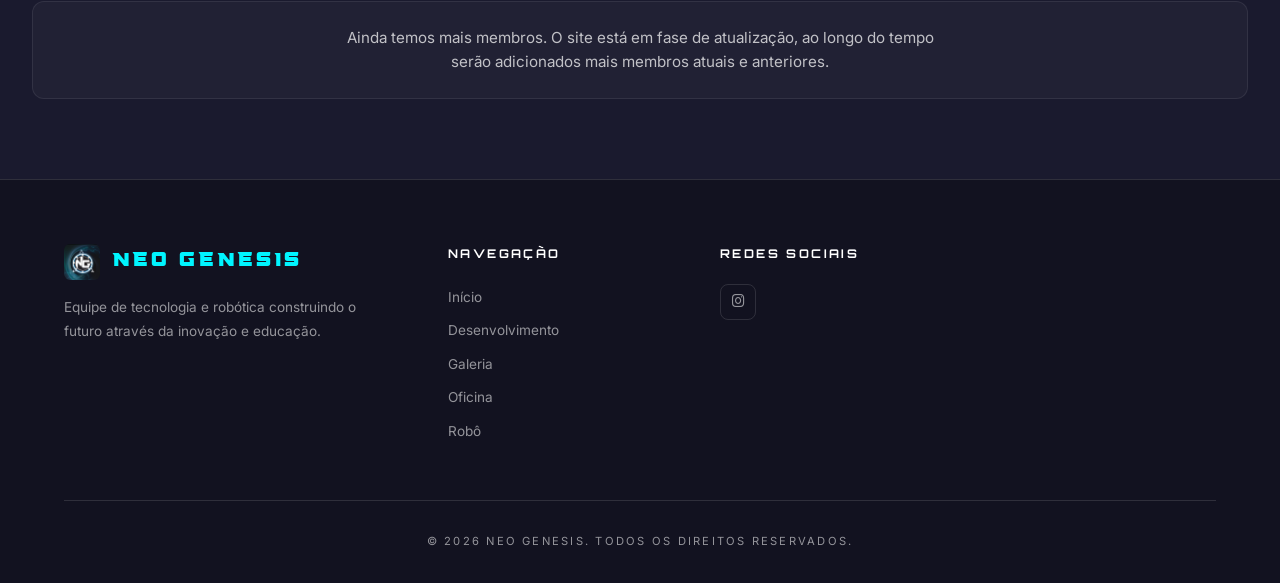
<file: pages/membros.html>
﻿<!DOCTYPE html>
<html lang="pt-BR">
<head>
  <meta charset="UTF-8">
  <meta name="viewport" content="width=device-width, initial-scale=1.0">
  <title>NEO GENESIS — Membros</title>
  <meta property="og:title" content="Membros — NEO GENESIS">
  <meta property="og:description" content="Conheça os membros da equipe de robótica NEO GENESIS do IFTO Campus Palmas.">
  <meta property="og:image" content="https://equipeneogenesis-crypto.github.io/EquipeNeoGenesis.github.io/4-recursos/imagens/site/hero-bg.jpeg">
  <meta property="og:url" content="https://equipeneogenesis-crypto.github.io/EquipeNeoGenesis.github.io/pages/membros.html">
  <meta property="og:type" content="website">
  <meta property="og:site_name" content="NEO GENESIS">
  <meta name="twitter:card" content="summary_large_image">
  <meta name="twitter:title" content="Membros — NEO GENESIS">
  <meta name="twitter:description" content="Conheça os membros da equipe de robótica NEO GENESIS do IFTO Campus Palmas.">
  <meta name="twitter:image" content="https://equipeneogenesis-crypto.github.io/EquipeNeoGenesis.github.io/4-recursos/imagens/site/hero-bg.jpeg">
  <meta name="keywords" content="membros, equipe, NEO GENESIS, robótica, IFTO">
  <meta name="author" content="NEO GENESIS">
  <link rel="icon" href="../4-recursos/imagens/site/logo.jpeg">

  <link rel="preconnect" href="https://fonts.googleapis.com">
  <link rel="preconnect" href="https://fonts.gstatic.com" crossorigin>
  <link rel="preconnect" href="https://cdnjs.cloudflare.com">
  <link href="https://fonts.googleapis.com/css2?family=Playfair+Display:wght@700;900&family=Inter:wght@300;400;600;700&family=Orbitron:wght@400;700;900&family=Exo+2:wght@300;400;600&display=swap" rel="stylesheet">

  <link rel="stylesheet" href="https://cdnjs.cloudflare.com/ajax/libs/font-awesome/6.5.1/css/all.min.css" crossorigin="anonymous">

  <link rel="stylesheet" href="../2-estilos/inner.css">
  <link rel="stylesheet" href="../2-estilos/navbar.css">
  <link rel="stylesheet" href="../2-estilos/membros.css">
</head>
<body>

  <a href="#main" class="skip-link">Voltar ao início</a>

  <section class="page-header">
    <div class="page-header-content">
      <h1 data-animate="up">MEMBROS</h1>
    </div>
  </section>
  <header class="navbar" id="navbar">
    <div class="navbar-container">
      <nav class="nav-links-wrapper" aria-label="Navegação principal">
        <ul class="nav-links">
          <li><a href="../index.html" class="nav-link">Início</a></li>
          <li><a href="membros.html" class="nav-link active">Membros</a></li>
          <li><a href="robo.html" class="nav-link">Robô</a></li>
          <li><a href="desenvolvimento.html" class="nav-link">Desenvolvimento</a></li>
           <li><a href="galeria.html" class="nav-link">Galeria</a></li>
        </ul>
      </nav>
      <button class="menu-toggle" id="hamburger" aria-label="Abrir menu" aria-expanded="false">
        <span class="hamburger-icon">☰</span>
      </button>
    </div>
  </header>

  <main id="main">
    <section class="membros-section">
      <div class="container">
        
        <h2 class="membros-subtitle">Membros Atuais</h2>
        <div class="membros-grid" id="membrosGridAtuais" data-animate="fade">
        </div>

        <h2 class="membros-subtitle membros-subtitle--anteriores">Membros Anteriores</h2>
        <div class="membros-grid" id="membrosGridAnteriores" data-animate="fade">
        </div>
      </div>

      <div class="membros-aviso">
        <p>Ainda temos mais membros. O site está em fase de atualização, ao longo do tempo serão adicionados mais membros atuais e anteriores.</p>
      </div>
    </section>
  </main>

  <script defer src="../1-dados/membros.js"></script>
  <script defer src="../3-scripts/render-membros.js"></script>
  <script defer src="../3-scripts/main.js"></script>
  <script defer src="../3-scripts/navbar.js"></script>
  <script>
    document.addEventListener('DOMContentLoaded', () => {
      renderizarCardsMembros('membrosGridAtuais', 'atual');
      renderizarCardsMembros('membrosGridAnteriores', 'anterior');
    });
  </script>
    <footer class="footer">
      <div class="container">
        <div class="footer__grid">
          <div class="footer__brand">
            <a href="../index.html" class="footer__logo" aria-label="Ir para o início">
              <img loading="lazy" src="../4-recursos/imagens/site/logo.jpeg" alt="NEO GENESIS" class="footer__logo-img">
              <span class="footer__logo-text">NEO GENESIS</span>
            </a>
            <p class="footer__desc">Equipe de tecnologia e robótica construindo o futuro através da inovação e educação.</p>
          </div>
          <nav class="footer__col" aria-label="Links rápidos">
            <h4 class="footer__title">Navegação</h4>
            <ul class="footer__list">
              <li><a href="../index.html">Início</a></li>
              <li><a href="desenvolvimento.html">Desenvolvimento</a></li>
              <li><a href="galeria.html">Galeria</a></li>
              <li><a href="oficina.html">Oficina</a></li>
              <li><a href="robo.html">Robô</a></li>
            </ul>
          </nav>
          <div class="footer__col">
            <h4 class="footer__title">Redes Sociais</h4>
            <div class="footer__social">
              <a href="https://www.instagram.com/team.neogenesis/" aria-label="Instagram" target="_blank" rel="noopener"><i class="fab fa-instagram"></i></a>
            </div>
          </div>
        </div>
        <div class="footer__bottom">
          <p>&copy; 2026 NEO GENESIS. Todos os direitos reservados.</p>
        </div>
      </div>
    </footer>
</body>
</html>
</file>
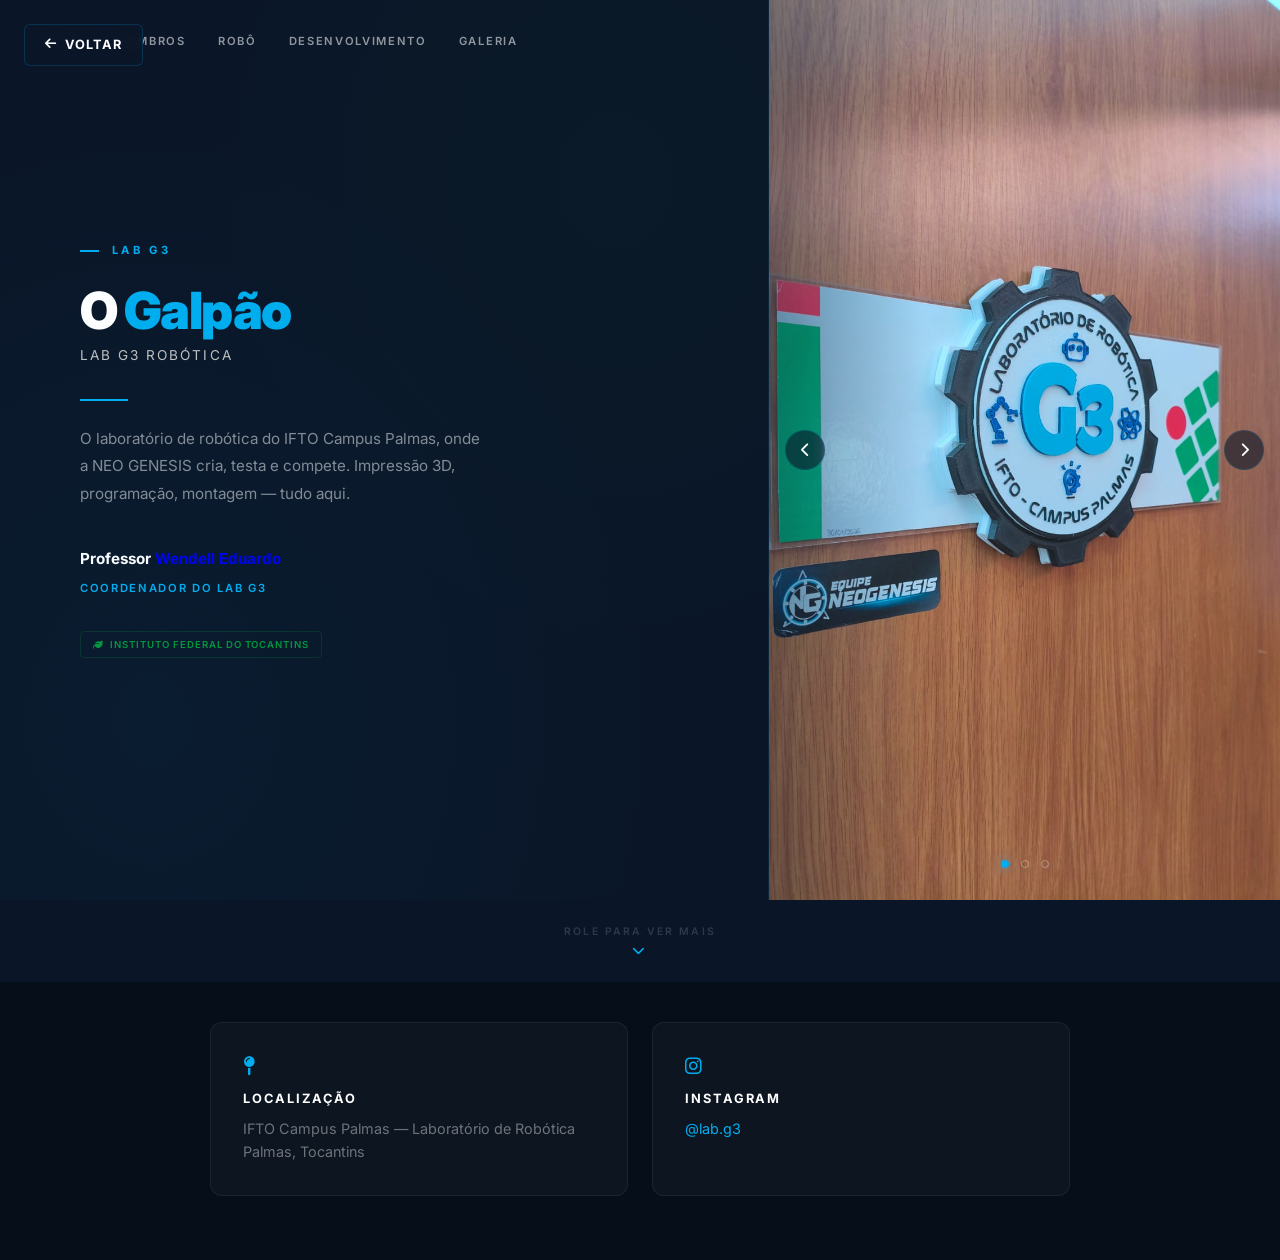
<file: pages/oficina.html>
﻿<!DOCTYPE html>
<html lang="pt-BR">
<head>
  <meta charset="UTF-8">
  <meta name="viewport" content="width=device-width, initial-scale=1.0">
  <title>NEO GENESIS — O Galpão</title>
  <meta property="og:title" content="Oficina — NEO GENESIS">
  <meta property="og:description" content="Conheça a oficina e o laboratório da equipe de robótica NEO GENESIS.">
  <meta property="og:image" content="https://equipeneogenesis-crypto.github.io/EquipeNeoGenesis.github.io/4-recursos/imagens/site/hero-bg.jpeg">
  <meta property="og:url" content="https://equipeneogenesis-crypto.github.io/EquipeNeoGenesis.github.io/pages/oficina.html">
  <meta property="og:type" content="website">
  <meta property="og:site_name" content="NEO GENESIS">
  <meta name="twitter:card" content="summary_large_image">
  <meta name="twitter:title" content="Oficina — NEO GENESIS">
  <meta name="twitter:description" content="Conheça a oficina e o laboratório da equipe de robótica NEO GENESIS.">
  <meta name="twitter:image" content="https://equipeneogenesis-crypto.github.io/EquipeNeoGenesis.github.io/4-recursos/imagens/site/hero-bg.jpeg">
  <meta name="keywords" content="oficina, laboratório, NEO GENESIS, robótica, IFTO">
  <meta name="author" content="NEO GENESIS">
  <link rel="icon" href="../4-recursos/imagens/site/logo.jpeg">
  <link rel="preconnect" href="https://fonts.googleapis.com">
  <link rel="preconnect" href="https://fonts.gstatic.com" crossorigin>
  <link rel="preconnect" href="https://cdnjs.cloudflare.com">
  <link href="https://fonts.googleapis.com/css2?family=Inter:wght@300;400;600;700&display=swap" rel="stylesheet">
  <link rel="stylesheet" href="https://cdnjs.cloudflare.com/ajax/libs/font-awesome/6.5.1/css/all.min.css" crossorigin="anonymous">
  <link rel="stylesheet" href="../2-estilos/inner.css">
  <link rel="stylesheet" href="../2-estilos/navbar.css">
  <link rel="stylesheet" href="../2-estilos/oficina.css">
</head>
<body>

  <a href="#main" class="skip-link">Voltar ao início</a>
  <header class="navbar" id="navbar">
    <div class="navbar-container">
      <nav class="nav-links-wrapper" aria-label="Navegação principal">
        <ul class="nav-links">
          <li><a href="../index.html" class="nav-link">Início</a></li>
          <li><a href="membros.html" class="nav-link">Membros</a></li>
          <li><a href="robo.html" class="nav-link">Robô</a></li>
          <li><a href="desenvolvimento.html" class="nav-link">Desenvolvimento</a></li>
          <li><a href="galeria.html" class="nav-link">Galeria</a></li>
        </ul>
      </nav>
      <button class="menu-toggle" id="hamburger" aria-label="Abrir menu" aria-expanded="false">
        <span class="hamburger-icon">☰</span>
      </button>
    </div>
  </header>

  <a href="../index.html" class="oficina-back-btn"><i class="fas fa-arrow-left"></i> Voltar</a>

  <main id="main">
  <section class="oficina-single">
    <div class="oficina-side">
      <span class="tag">LAB G3</span>
      <h1>O <span>Galpão</span></h1>
      <p class="sub">LAB G3 ROBÓTICA</p>
      <div class="divider"></div>
      <p class="desc">O laboratório de robótica do IFTO Campus Palmas, onde a NEO GENESIS cria, testa e compete. Impressão 3D, programação, montagem — tudo aqui.</p>
      <div class="prof">
        <strong>Professor <a href="https://integra.ifto.edu.br/portfolio/pessoas/wendell-eduardo-moura-costa/experimento" target="_blank" style="text-decoration: none;">Wendell Eduardo</a></strong>
        <span>Coordenador do LAB G3</span>
      </div>
      <div class="badge-if">
        <i class="fas fa-leaf"></i> Instituto Federal do Tocantins
      </div>
    </div>

    <div class="oficina-slides">
      <div class="slide active" style="background-image: url('../4-recursos/imagens/site/whatsapp-dev.jpeg')"></div>
      <div class="slide" style="background-image: url('../4-recursos/imagens/site/hero-bg.jpeg')"></div>
      <div class="slide" style="background-image: url('../4-recursos/imagens/site/robo-bg.jpeg')"></div>
      <button class="slide-arrow slide-arrow--prev" aria-label="Anterior"><i class="fas fa-chevron-left"></i></button>
      <button class="slide-arrow slide-arrow--next" aria-label="Próximo"><i class="fas fa-chevron-right"></i></button>
      <div class="oficina-nav">
        <button class="nav-dot active" data-index="0"></button>
        <button class="nav-dot" data-index="1"></button>
        <button class="nav-dot" data-index="2"></button>
      </div>
    </div>
  </section>

  <div class="scroll-hint">
    <span>Role para ver mais</span>
    <i class="fas fa-chevron-down"></i>
  </div>

  <section class="oficina-info">
    <div class="container">
      <div class="info-card">
        <i class="fas fa-map-pin"></i>
        <h3>Localização</h3>
        <p>IFTO Campus Palmas — Laboratório de Robótica<br>Palmas, Tocantins</p>
      </div>
      <div class="info-card">
        <i class="fab fa-instagram"></i>
        <h3>Instagram</h3>
        <p><a href="https://www.instagram.com/lab.g3/" target="_blank" rel="noopener">@lab.g3</a></p>
      </div>
    </div>
  </section>
  </main>

  <script defer src="../3-scripts/navbar.js"></script>
  <script src="../3-scripts/oficina-slider.js" defer></script>

</body>
</html>
</file>
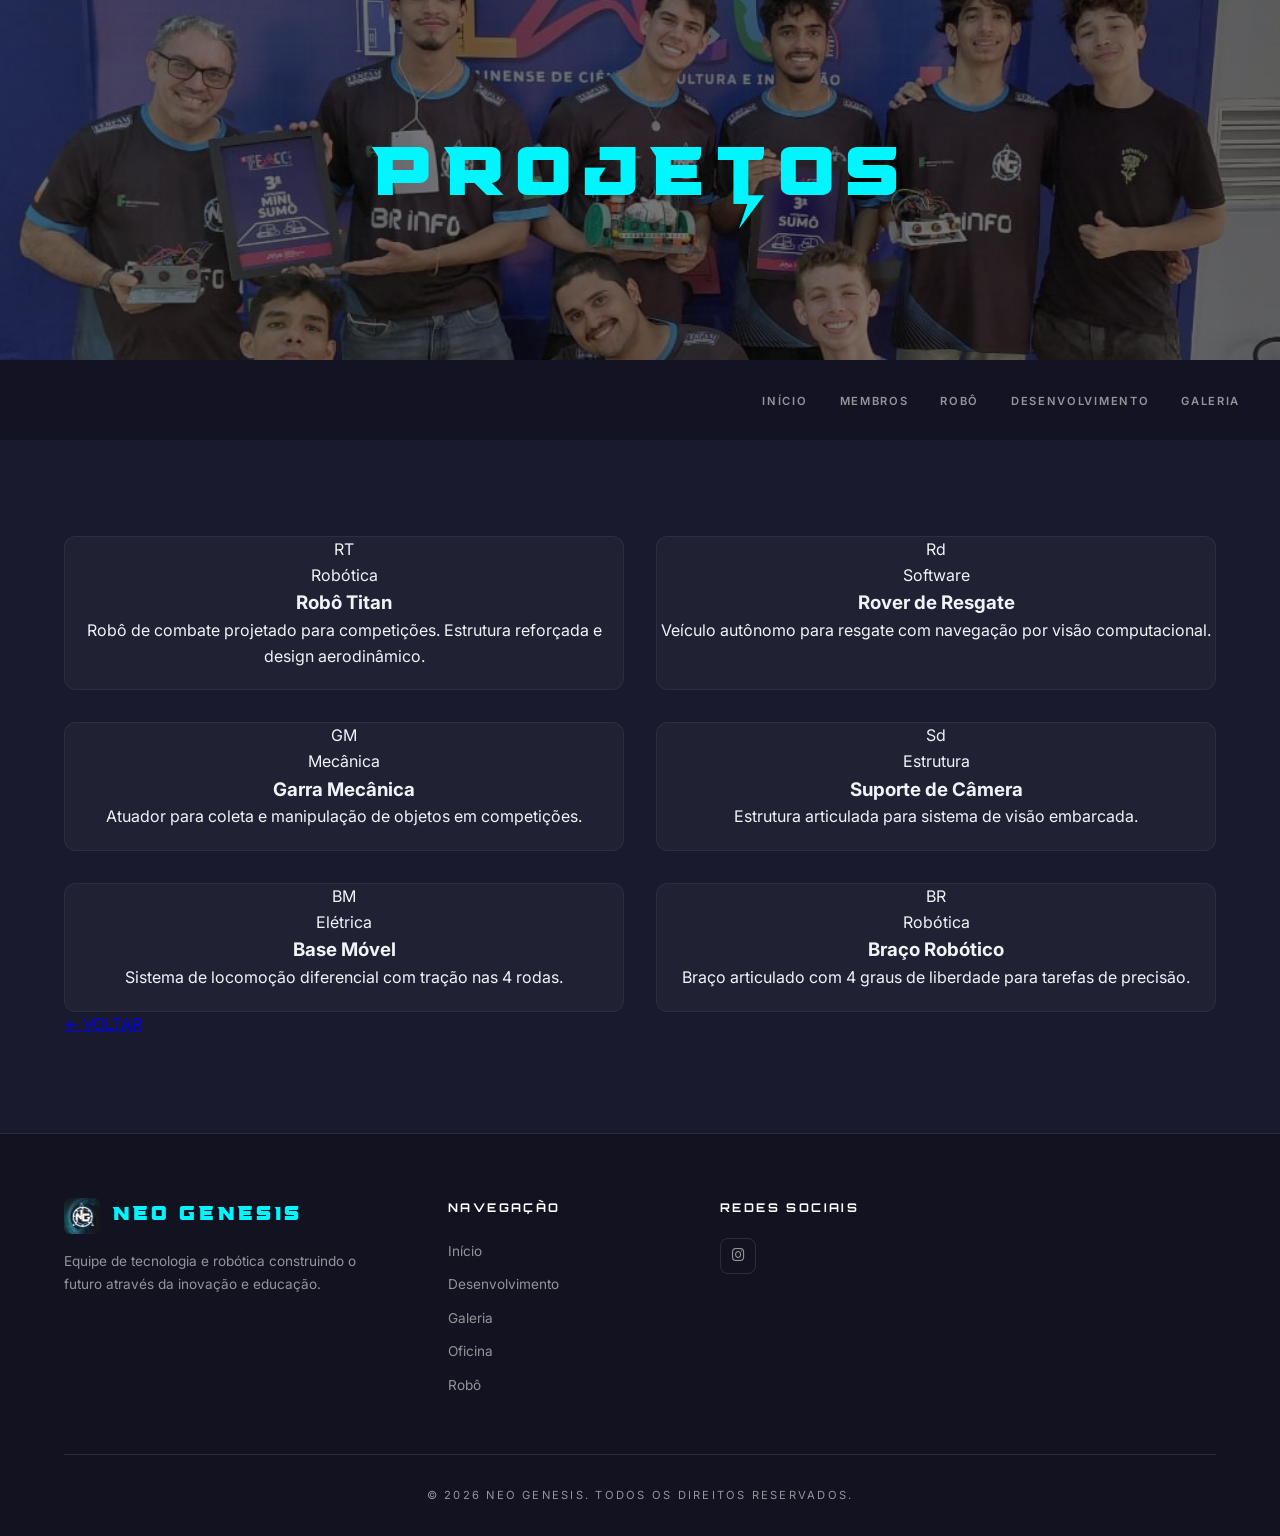
<file: pages/projetos.html>
﻿<!DOCTYPE html>
<html lang="pt-BR">
<head>
  <meta charset="UTF-8">
  <meta name="viewport" content="width=device-width, initial-scale=1.0">
  <title>NEO GENESIS — Projetos</title>
  <meta property="og:title" content="Projetos — NEO GENESIS">
  <meta property="og:description" content="Projetos de robótica da NEO GENESIS: inovação, engenharia e tecnologia.">
  <meta property="og:image" content="https://equipeneogenesis-crypto.github.io/EquipeNeoGenesis.github.io/4-recursos/imagens/site/hero-bg.jpeg">
  <meta property="og:url" content="https://equipeneogenesis-crypto.github.io/EquipeNeoGenesis.github.io/pages/projetos.html">
  <meta property="og:type" content="website">
  <meta property="og:site_name" content="NEO GENESIS">
  <meta name="twitter:card" content="summary_large_image">
  <meta name="twitter:title" content="Projetos — NEO GENESIS">
  <meta name="twitter:description" content="Projetos de robótica da NEO GENESIS: inovação, engenharia e tecnologia.">
  <meta name="twitter:image" content="https://equipeneogenesis-crypto.github.io/EquipeNeoGenesis.github.io/4-recursos/imagens/site/hero-bg.jpeg">
  <meta name="keywords" content="projetos, robótica, NEO GENESIS, engenharia, IFTO">
  <meta name="author" content="NEO GENESIS">
  <link rel="icon" href="../4-recursos/imagens/site/logo.jpeg">

  <link rel="preconnect" href="https://fonts.googleapis.com">
  <link rel="preconnect" href="https://fonts.gstatic.com" crossorigin>
  <link rel="preconnect" href="https://cdnjs.cloudflare.com">
  <link href="https://fonts.googleapis.com/css2?family=Playfair+Display:wght@700;900&family=Inter:wght@300;400;600;700&family=Orbitron:wght@400;700;900&family=Exo+2:wght@300;400;600&display=swap" rel="stylesheet">

  <link rel="stylesheet" href="https://cdnjs.cloudflare.com/ajax/libs/font-awesome/6.5.1/css/all.min.css" crossorigin="anonymous">

  <link rel="stylesheet" href="../2-estilos/inner.css">
  <link rel="stylesheet" href="../2-estilos/navbar.css">
  <link rel="stylesheet" href="../2-estilos/projetos.css">
</head>
<body>

  <a href="#main" class="skip-link">Voltar ao início</a>

  <section class="page-header">
    <div class="page-header-content">
      <h1 data-animate="up">PROJETOS</h1>
    </div>
  </section>
  <header class="navbar" id="navbar">
    <div class="navbar-container">
      <nav class="nav-links-wrapper" aria-label="Navegação principal">
        <ul class="nav-links">
          <li><a href="../index.html" class="nav-link">Início</a></li>
          <li><a href="membros.html" class="nav-link">Membros</a></li>
          <li><a href="robo.html" class="nav-link">Robô</a></li>
          <li><a href="desenvolvimento.html" class="nav-link">Desenvolvimento</a></li>
           <li><a href="galeria.html" class="nav-link">Galeria</a></li>
        </ul>
      </nav>
      <button class="menu-toggle" id="hamburger" aria-label="Abrir menu" aria-expanded="false">
        <span class="hamburger-icon">☰</span>
      </button>
    </div>
  </header>

  <main id="main">
    <section class="page-content">
      <div class="container">
        <div class="projetos-grid" id="projetosGrid"></div>

        <div class="btn-voltar-wrapper">
          <a href="../index.html" class="btn-voltar">← VOLTAR</a>
        </div>
      </div>
    </section>
  </main>

  <script defer src="../1-dados/projetos.js"></script>
  <script defer src="../3-scripts/render-projetos.js"></script>
  <script defer src="../3-scripts/main.js"></script>
  <script defer src="../3-scripts/navbar.js"></script>
  <script>
    document.addEventListener('DOMContentLoaded', () => {
      renderizarProjetos('projetosGrid');
    });
  </script>
    <footer class="footer">
      <div class="container">
        <div class="footer__grid">
          <div class="footer__brand">
            <a href="../index.html" class="footer__logo" aria-label="Ir para o início">
              <img loading="lazy" src="../4-recursos/imagens/site/logo.jpeg" alt="NEO GENESIS" class="footer__logo-img">
              <span class="footer__logo-text">NEO GENESIS</span>
            </a>
            <p class="footer__desc">Equipe de tecnologia e robótica construindo o futuro através da inovação e educação.</p>
          </div>
          <nav class="footer__col" aria-label="Links rápidos">
            <h4 class="footer__title">Navegação</h4>
            <ul class="footer__list">
              <li><a href="../index.html">Início</a></li>
              <li><a href="desenvolvimento.html">Desenvolvimento</a></li>
              <li><a href="galeria.html">Galeria</a></li>
              <li><a href="oficina.html">Oficina</a></li>
              <li><a href="robo.html">Robô</a></li>
            </ul>
          </nav>
          <div class="footer__col">
            <h4 class="footer__title">Redes Sociais</h4>
            <div class="footer__social">
              <a href="https://www.instagram.com/team.neogenesis/" aria-label="Instagram" target="_blank" rel="noopener"><i class="fab fa-instagram"></i></a>
            </div>
          </div>
        </div>
        <div class="footer__bottom">
          <p>&copy; 2026 NEO GENESIS. Todos os direitos reservados.</p>
        </div>
      </div>
    </footer>
</body>
</html>
</file>
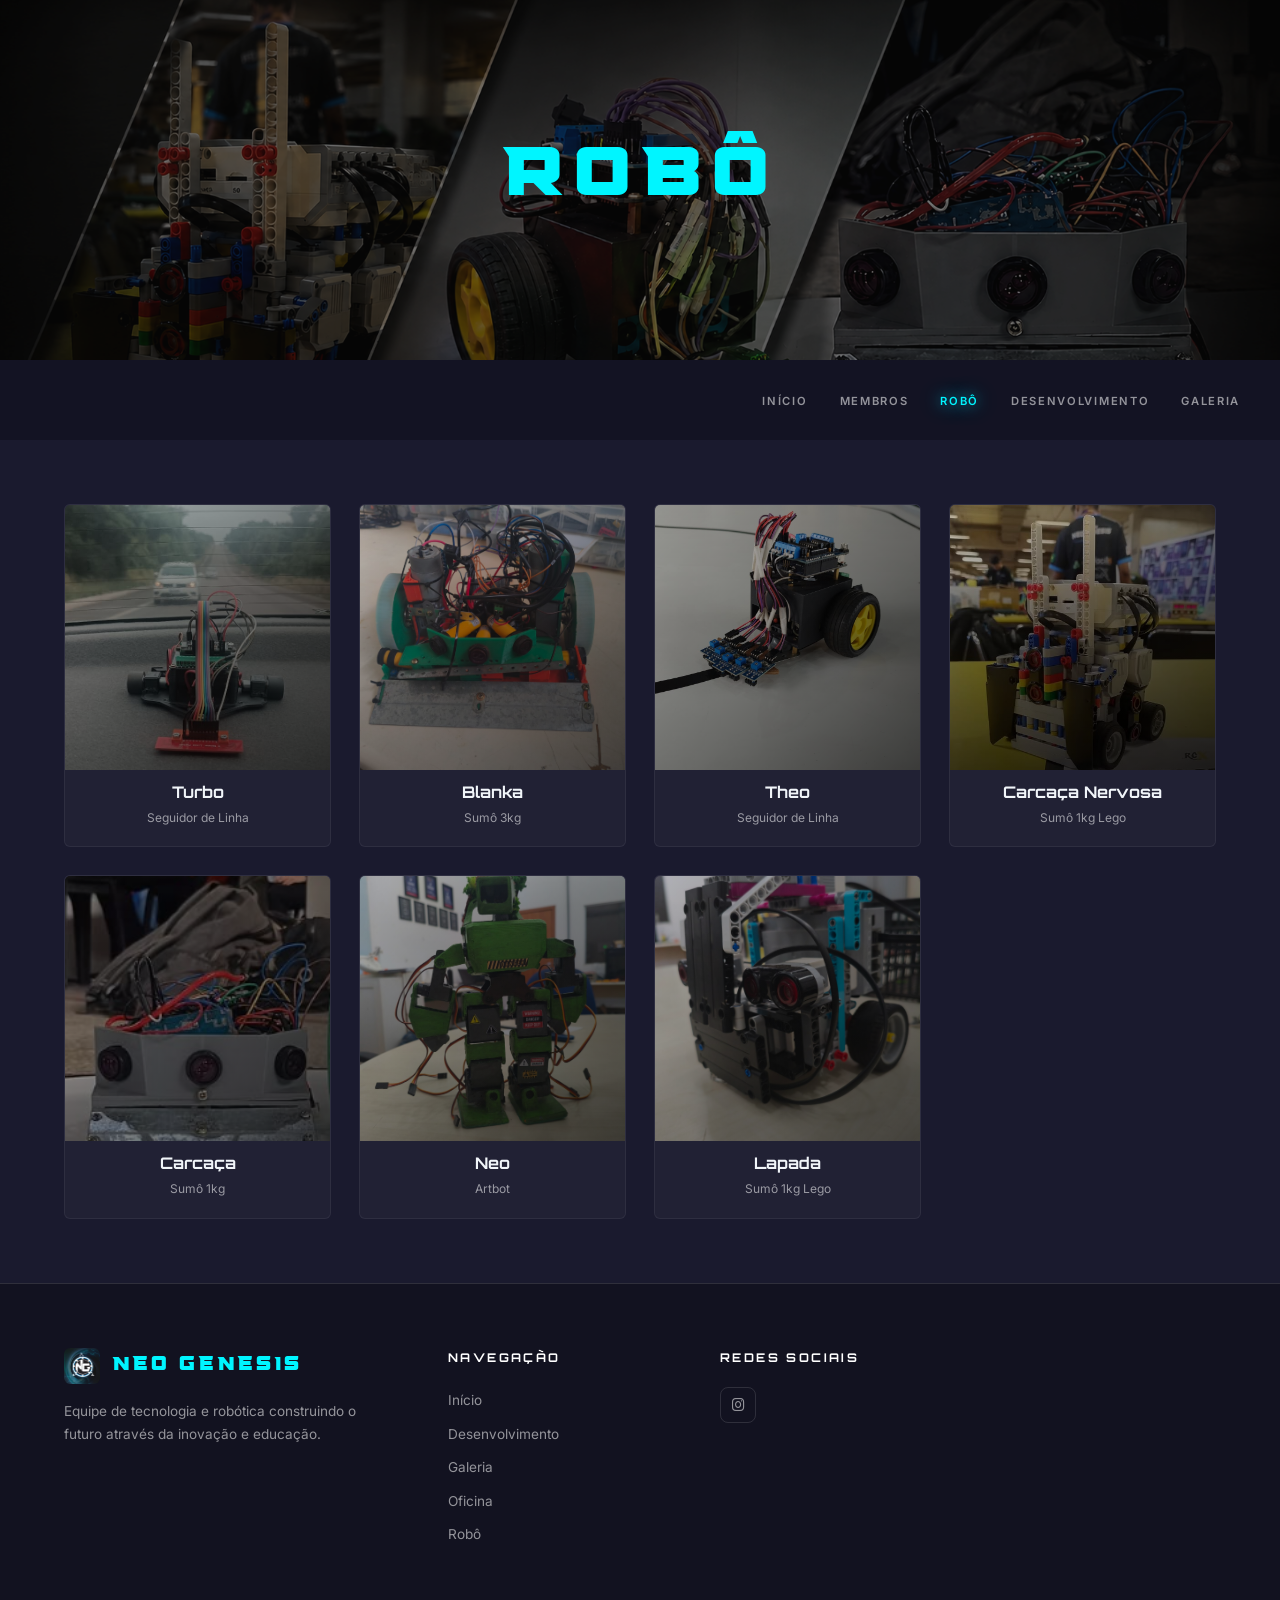
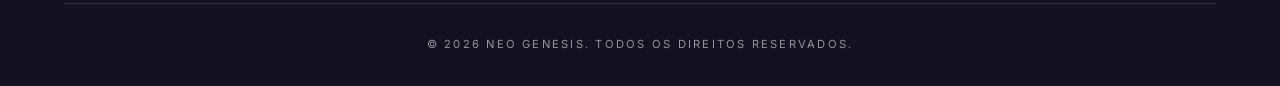
<file: pages/robo.html>
﻿<!DOCTYPE html>
<html lang="pt-BR">
<head>
  <meta charset="UTF-8">
  <meta name="viewport" content="width=device-width, initial-scale=1.0">
  <title>NEO GENESIS — Robô</title>
  <meta property="og:title" content="Robôs — NEO GENESIS">
  <meta property="og:description" content="Conheça os robôs da NEO GENESIS: Turbo, Blanka, Carcaça, Theo e mais.">
  <meta property="og:image" content="https://equipeneogenesis-crypto.github.io/EquipeNeoGenesis.github.io/4-recursos/imagens/site/hero-bg.jpeg">
  <meta property="og:url" content="https://equipeneogenesis-crypto.github.io/EquipeNeoGenesis.github.io/pages/robo.html">
  <meta property="og:type" content="website">
  <meta property="og:site_name" content="NEO GENESIS">
  <meta name="twitter:card" content="summary_large_image">
  <meta name="twitter:title" content="Robôs — NEO GENESIS">
  <meta name="twitter:description" content="Conheça os robôs da NEO GENESIS: Turbo, Blanka, Carcaça, Theo e mais.">
  <meta name="twitter:image" content="https://equipeneogenesis-crypto.github.io/EquipeNeoGenesis.github.io/4-recursos/imagens/site/hero-bg.jpeg">
  <meta name="keywords" content="robôs, NEO GENESIS, robótica, IFTO, competição">
  <meta name="author" content="NEO GENESIS">
  <link rel="icon" href="../4-recursos/imagens/site/logo.jpeg">
  <link rel="preconnect" href="https://fonts.googleapis.com">
  <link rel="preconnect" href="https://fonts.gstatic.com" crossorigin>
  <link rel="preconnect" href="https://cdnjs.cloudflare.com">
  <link href="https://fonts.googleapis.com/css2?family=Playfair+Display:wght@700;900&family=Inter:wght@300;400;600;700&family=Orbitron:wght@400;700;900&family=Exo+2:wght@300;400;600&display=swap" rel="stylesheet">
  <link rel="stylesheet" href="https://cdnjs.cloudflare.com/ajax/libs/font-awesome/6.5.1/css/all.min.css" crossorigin="anonymous">
  <link rel="stylesheet" href="../2-estilos/inner.css">
  <link rel="stylesheet" href="../2-estilos/navbar.css">
  <link rel="stylesheet" href="../2-estilos/robo.css">
</head>
<body>
  <a href="#main" class="skip-link">Voltar ao início</a>
  <section class="page-header">
    <div class="page-header-content">
      <h1 data-animate="up">ROBÔ</h1>
    </div>
  </section>
  <header class="navbar" id="navbar">
    <div class="navbar-container">
      <nav class="nav-links-wrapper" aria-label="Navegação principal">
        <ul class="nav-links">
          <li><a href="../index.html" class="nav-link">Início</a></li>
          <li><a href="membros.html" class="nav-link">Membros</a></li>
          <li><a href="robo.html" class="nav-link active">Robô</a></li>
          <li><a href="desenvolvimento.html" class="nav-link">Desenvolvimento</a></li>
           <li><a href="galeria.html" class="nav-link">Galeria</a></li>
        </ul>
      </nav>
      <button class="menu-toggle" id="hamburger" aria-label="Abrir menu" aria-expanded="false">
        <span class="hamburger-icon">☰</span>
      </button>
    </div>
  </header>
  <main id="main">
    <section class="robo-page">
      <div class="container">
        <div class="robo-grid" id="robosGrid"></div>
      </div>
    </section>
  </main>
    <footer class="footer">
      <div class="container">
        <div class="footer__grid">
          <div class="footer__brand">
            <a href="../index.html" class="footer__logo" aria-label="Ir para o início">
              <img loading="lazy" src="../4-recursos/imagens/site/logo.jpeg" alt="NEO GENESIS" class="footer__logo-img">
              <span class="footer__logo-text">NEO GENESIS</span>
            </a>
            <p class="footer__desc">Equipe de tecnologia e robótica construindo o futuro através da inovação e educação.</p>
          </div>
          <nav class="footer__col" aria-label="Links rápidos">
            <h4 class="footer__title">Navegação</h4>
            <ul class="footer__list">
              <li><a href="../index.html">Início</a></li>
              <li><a href="desenvolvimento.html">Desenvolvimento</a></li>
              <li><a href="galeria.html">Galeria</a></li>
              <li><a href="oficina.html">Oficina</a></li>
              <li><a href="robo.html">Robô</a></li>
            </ul>
          </nav>
          <div class="footer__col">
            <h4 class="footer__title">Redes Sociais</h4>
            <div class="footer__social">
              <a href="https://www.instagram.com/team.neogenesis/" aria-label="Instagram" target="_blank" rel="noopener"><i class="fab fa-instagram"></i></a>
            </div>
          </div>
        </div>
        <div class="footer__bottom">
          <p>&copy; 2026 NEO GENESIS. Todos os direitos reservados.</p>
        </div>
      </div>
    </footer>
  <script defer src="../1-dados/robos.js"></script>
  <script defer src="../3-scripts/render-robos.js"></script>
  <script defer src="../3-scripts/main.js"></script>
  <script defer src="../3-scripts/navbar.js"></script>
  <script>
    document.addEventListener('DOMContentLoaded', () => {
      renderizarRobos('robosGrid');
    });
  </script>
</body>
</html>
</file>
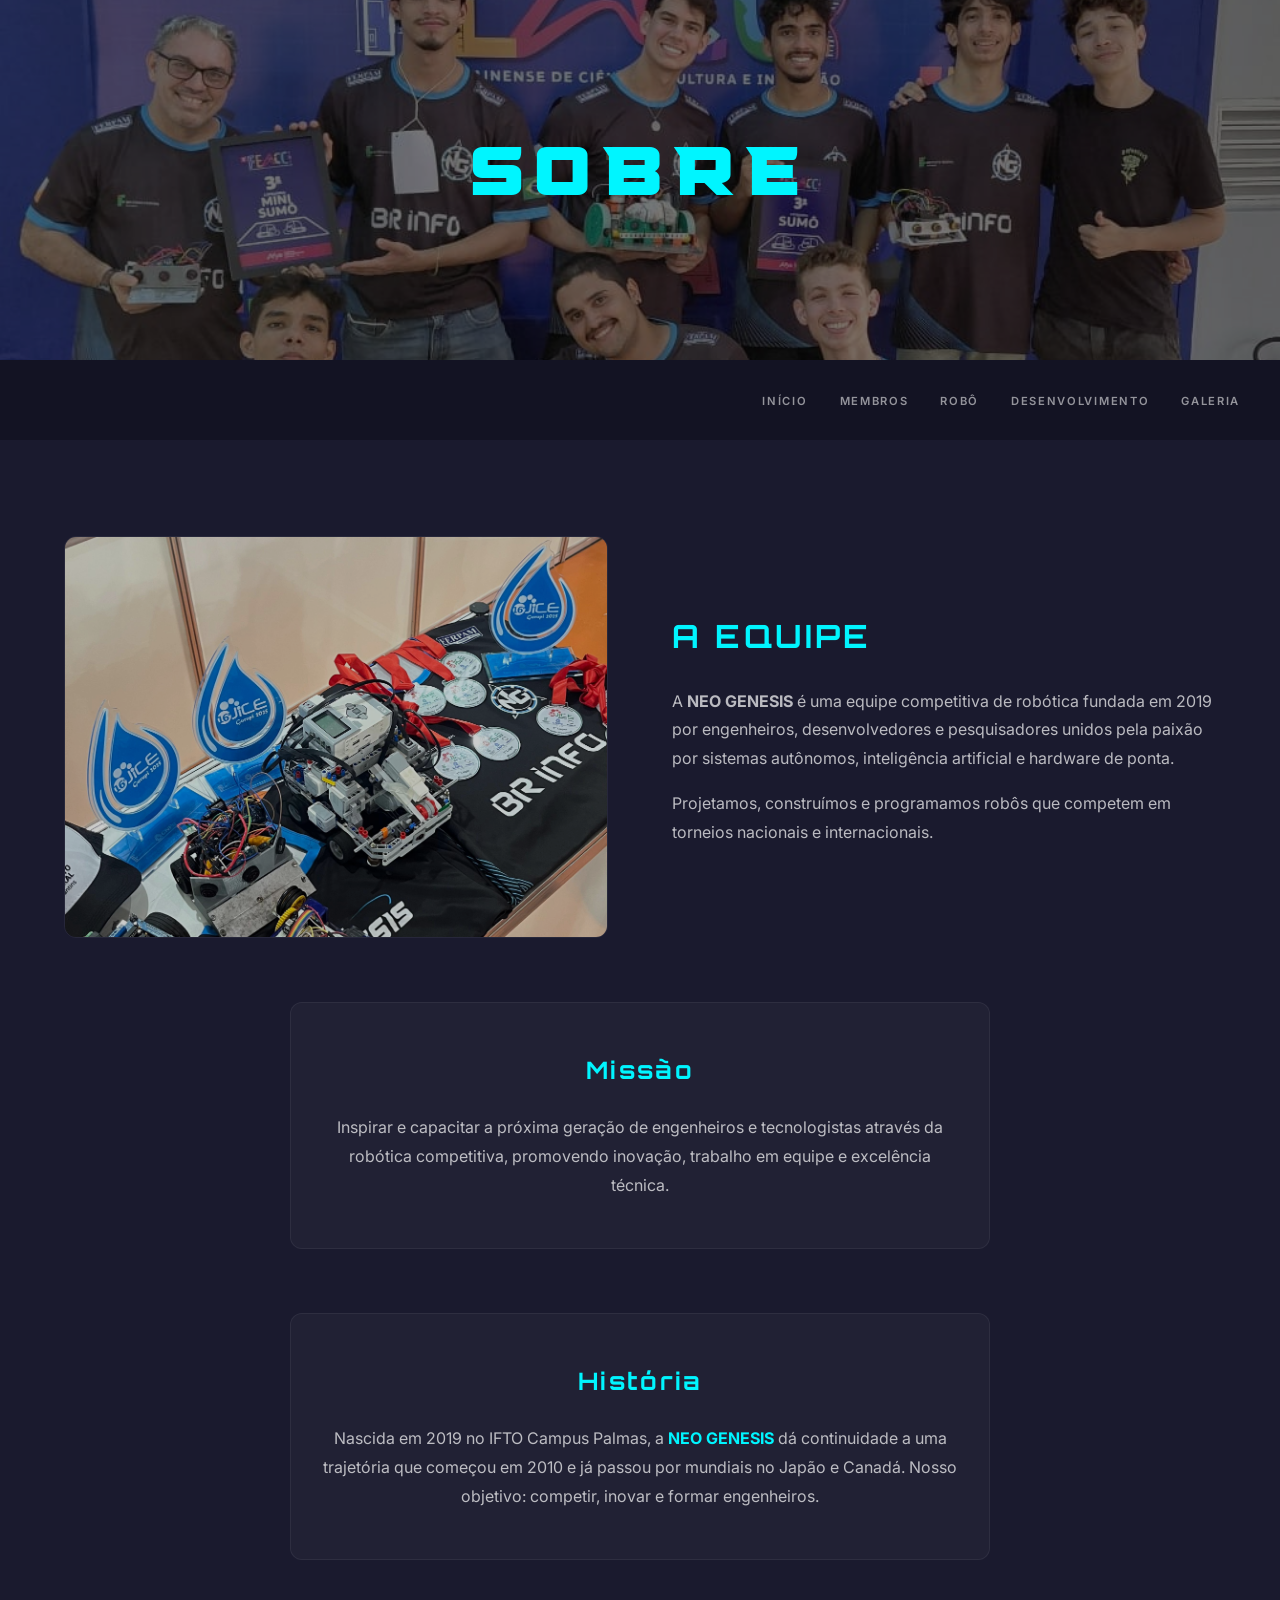
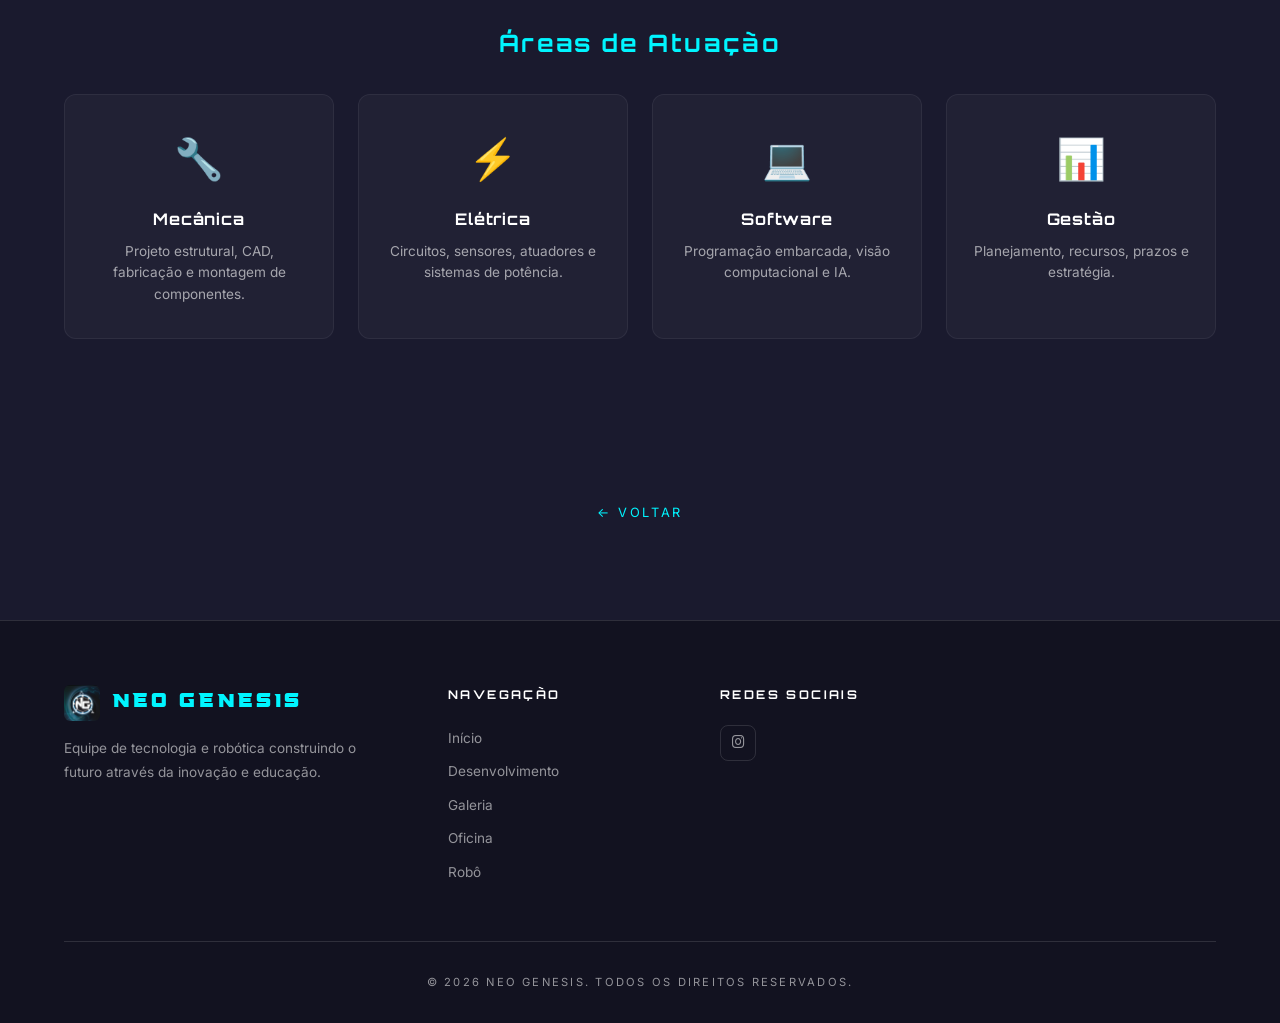
<file: pages/sobre.html>
﻿<!DOCTYPE html>
<html lang="pt-BR">
<head>
  <meta charset="UTF-8">
  <meta name="viewport" content="width=device-width, initial-scale=1.0">
  <title>NEO GENESIS — Sobre</title>
  <meta property="og:title" content="Sobre — NEO GENESIS">
  <meta property="og:description" content="Conheça a história e missão da equipe de robótica NEO GENESIS do IFTO Campus Palmas.">
  <meta property="og:image" content="https://equipeneogenesis-crypto.github.io/EquipeNeoGenesis.github.io/4-recursos/imagens/site/hero-bg.jpeg">
  <meta property="og:url" content="https://equipeneogenesis-crypto.github.io/EquipeNeoGenesis.github.io/pages/sobre.html">
  <meta property="og:type" content="website">
  <meta property="og:site_name" content="NEO GENESIS">
  <meta name="twitter:card" content="summary_large_image">
  <meta name="twitter:title" content="Sobre — NEO GENESIS">
  <meta name="twitter:description" content="Conheça a história e missão da equipe de robótica NEO GENESIS do IFTO Campus Palmas.">
  <meta name="twitter:image" content="https://equipeneogenesis-crypto.github.io/EquipeNeoGenesis.github.io/4-recursos/imagens/site/hero-bg.jpeg">
  <meta name="keywords" content="sobre, NEO GENESIS, robótica, IFTO, Palmas, história">
  <meta name="author" content="NEO GENESIS">
  <link rel="icon" href="../4-recursos/imagens/site/logo.jpeg">

  <link rel="preconnect" href="https://fonts.googleapis.com">
  <link rel="preconnect" href="https://fonts.gstatic.com" crossorigin>
  <link rel="preconnect" href="https://cdnjs.cloudflare.com">
  <link href="https://fonts.googleapis.com/css2?family=Playfair+Display:wght@700;900&family=Inter:wght@300;400;600;700&family=Orbitron:wght@400;700;900&family=Exo+2:wght@300;400;600&display=swap" rel="stylesheet">

  <link rel="stylesheet" href="https://cdnjs.cloudflare.com/ajax/libs/font-awesome/6.5.1/css/all.min.css" crossorigin="anonymous">

  <link rel="stylesheet" href="../2-estilos/inner.css">
  <link rel="stylesheet" href="../2-estilos/navbar.css">
  <link rel="stylesheet" href="../2-estilos/sobre.css">
</head>
<body>

  <a href="#main" class="skip-link">Voltar ao início</a>

  <section class="page-header">
    <div class="page-header-content">
      <h1 data-animate="up">SOBRE</h1>
    </div>
  </section>
  <header class="navbar" id="navbar">
    <div class="navbar-container">
      <nav class="nav-links-wrapper" aria-label="Navegação principal">
        <ul class="nav-links">
          <li><a href="../index.html" class="nav-link">Início</a></li>
          <li><a href="membros.html" class="nav-link">Membros</a></li>
          <li><a href="robo.html" class="nav-link">Robô</a></li>
          <li><a href="desenvolvimento.html" class="nav-link">Desenvolvimento</a></li>
           <li><a href="galeria.html" class="nav-link">Galeria</a></li>
        </ul>
      </nav>
      <button class="menu-toggle" id="hamburger" aria-label="Abrir menu" aria-expanded="false">
        <span class="hamburger-icon">☰</span>
      </button>
    </div>
  </header>

  <main id="main">
    <section class="page-content">
      <div class="container">
        <div class="sobre-layout">
          <div class="sobre-imagem">
            <div class="sobre-img" style="background-image: url('../4-recursos/imagens/site/robo-bg.jpeg')"></div>
          </div>
          <div class="sobre-texto">
            <h2 class="sobre-titulo" data-animate="left">A EQUIPE</h2>
            <p class="sobre-descricao">A <strong>NEO GENESIS</strong> é uma equipe competitiva de robótica fundada em 2019 por engenheiros, desenvolvedores e pesquisadores unidos pela paixão por sistemas autônomos, inteligência artificial e hardware de ponta.</p>
            <p class="sobre-descricao">Projetamos, construímos e programamos robôs que competem em torneios nacionais e internacionais.</p>
          </div>
        </div>

        <div class="sobre-missao">
          <h3 class="sobre-subtitulo" data-animate="up">Missão</h3>
          <p>Inspirar e capacitar a próxima geração de engenheiros e tecnologistas através da robótica competitiva, promovendo inovação, trabalho em equipe e excelência técnica.</p>
        </div>

        <div class="sobre-historico">
          <h3 class="sobre-subtitulo" data-animate="up" data-delay="100">História</h3>
          <p>Nascida em 2019 no IFTO Campus Palmas, a <strong>NEO GENESIS</strong> dá continuidade a uma trajetória que começou em 2010 e já passou por mundiais no Japão e Canadá. Nosso objetivo: competir, inovar e formar engenheiros.</p>
        </div>

        <div class="sobre-areas">
          <h3 class="sobre-subtitulo" data-animate="up" data-delay="200">Áreas de Atuação</h3>
          <div class="areas-grid">
            <div class="area-card">
              <span class="area-icone">&#x1F527;</span>
              <h4>Mecânica</h4>
              <p>Projeto estrutural, CAD, fabricação e montagem de componentes.</p>
            </div>
            <div class="area-card">
              <span class="area-icone">&#x26A1;</span>
              <h4>Elétrica</h4>
              <p>Circuitos, sensores, atuadores e sistemas de potência.</p>
            </div>
            <div class="area-card">
              <span class="area-icone">&#x1F4BB;</span>
              <h4>Software</h4>
              <p>Programação embarcada, visão computacional e IA.</p>
            </div>
            <div class="area-card">
              <span class="area-icone">&#x1F4CA;</span>
              <h4>Gestão</h4>
              <p>Planejamento, recursos, prazos e estratégia.</p>
            </div>
          </div>
        </div>

        <div class="btn-voltar-wrapper">
          <a href="../index.html" class="btn-voltar">← VOLTAR</a>
        </div>
      </div>
    </section>
  </main>

  <script defer src="../3-scripts/main.js"></script>
  <script defer src="../3-scripts/navbar.js"></script>
    <footer class="footer">
      <div class="container">
        <div class="footer__grid">
          <div class="footer__brand">
            <a href="../index.html" class="footer__logo" aria-label="Ir para o início">
              <img loading="lazy" src="../4-recursos/imagens/site/logo.jpeg" alt="NEO GENESIS" class="footer__logo-img">
              <span class="footer__logo-text">NEO GENESIS</span>
            </a>
            <p class="footer__desc">Equipe de tecnologia e robótica construindo o futuro através da inovação e educação.</p>
          </div>
          <nav class="footer__col" aria-label="Links rápidos">
            <h4 class="footer__title">Navegação</h4>
            <ul class="footer__list">
              <li><a href="../index.html">Início</a></li>
              <li><a href="desenvolvimento.html">Desenvolvimento</a></li>
              <li><a href="galeria.html">Galeria</a></li>
              <li><a href="oficina.html">Oficina</a></li>
              <li><a href="robo.html">Robô</a></li>
            </ul>
          </nav>
          <div class="footer__col">
            <h4 class="footer__title">Redes Sociais</h4>
            <div class="footer__social">
              <a href="https://www.instagram.com/team.neogenesis/" aria-label="Instagram" target="_blank" rel="noopener"><i class="fab fa-instagram"></i></a>
            </div>
          </div>
        </div>
        <div class="footer__bottom">
          <p>&copy; 2026 NEO GENESIS. Todos os direitos reservados.</p>
        </div>
      </div>
    </footer>
</body>
</html>
</file>
<file: 2-estilos/style.css>
﻿@import url('fonts.css');

#scroll-container {
  position: relative;
  overflow: hidden;
}

/* ============================================================
   STYLE.CSS — NEO GENESIS
   Design: Clássico, Clean, Alto Contraste e Cinematográfico
   ============================================================ */

:root {
  /* Palette - Neon Genesis */
  --clr-neon: #00D9FF;
  --clr-electric: #00BFFF;
  --clr-medium: #0080FF;
  --clr-bg: #0A0A0A;
  --clr-bg-alt: #1A1A2E;
  --clr-text: #FFFFFF;
  --clr-text-muted: #A0A0B0;
  --clr-accent: #00D9FF;
  --clr-border: rgba(0, 217, 255, 0.12);
  --clr-white: #FFFFFF;
  --clr-gray: #2C2C2C;
  --clr-overlay: rgba(10, 10, 10, 0.95);
  --clr-overlay-light: rgba(10, 10, 10, 0.5);

  /* Typography */
  --ff-serif: 'Playfair Display', serif;
  --ff-sans: 'Inter', 'Poppins', sans-serif;

  /* Sizing & Spacing */
  --navbar-h: 5rem;
  --max-w: 1100px;
  --radius: 12px;
  --gap-sm: 1.5rem;
  --gap-md: 3rem;
  --gap-lg: 4rem;
  --gap-xl: 6rem;
  
  /* Effects */
  --transition-cinematic: 1.2s cubic-bezier(0.19, 1, 0.22, 1);
  --glow-neon: 0 0 20px rgba(0, 217, 255, 0.6);
  --glow-neon-hover: 0 0 30px rgba(0, 217, 255, 0.8);
}

/* Base Resets */
*, *::before, *::after { margin: 0; padding: 0; box-sizing: border-box; }

ul { list-style: none; }

a {
  color: inherit;
  text-decoration: none;
}

html {
  scroll-behavior: smooth;
  background-color: var(--clr-bg);
  color: var(--clr-text);
  font-family: var(--ff-sans);
  -webkit-font-smoothing: antialiased;
  overflow-y: scroll;
  height: 100vh;
}

body {
  background-color: var(--clr-bg);
  line-height: 1.6;
}

/* Typography Utility */
h1, h2, h3 {
  font-family: var(--ff-serif);
  text-transform: uppercase;
  letter-spacing: 0.15em;
  font-weight: 700;
}

p {
  font-weight: 300;
  letter-spacing: 0.02em;
}

html.scroll-locked, body.scroll-locked {
  overflow: hidden;
  height: 100vh;
}

/* Screen-reader only */
.sr-only {
  position: absolute;
  width: 1px;
  height: 1px;
  padding: 0;
  margin: -1px;
  overflow: hidden;
  clip: rect(0,0,0,0);
  white-space: nowrap;
  border: 0;
}

/* Skip Link — acessível mas invisível até foco */
.skip-link {
  position: absolute;
  top: -100px;
  left: 0;
  background: var(--clr-white);
  color: var(--clr-bg);
  padding: 1rem;
  z-index: 10001;
  font-size: 0.8rem;
  text-transform: uppercase;
  letter-spacing: 0.1em;
  font-weight: 700;
  transition: top 0.3s ease;
}

.skip-link:focus {
  top: 0;
}

/* ===== SECTIONS — FULLSCREEN CINEMA ===== */
.section {
  min-height: 100vh;
  display: flex;
  align-items: center;
  background: var(--clr-bg);

}

.section-content {
  text-align: center;
  display: flex;
  flex-direction: column;
  align-items: center;
}

.container {
  width: min(100% - 4rem, var(--max-w));
  margin: 0 auto;
}

.section-title {
  font-size: 2.5rem;
  margin-bottom: 4rem;
  position: relative;
  display: inline-block;
}

.section-title::after {
  display: none;
}

/* ===== ABOUT - INSTITUCIONAL ===== */
.about {
  padding: 0;
  overflow: hidden;
  display: block;
  background: #111827;
  min-height: 100vh;
  height: auto;
  scroll-snap-align: start;
}

.about-layout {
  display: grid;
  grid-template-columns: 1fr 1fr;
  min-height: 100vh;
  align-items: stretch;
  width: 100%;
}

.about-image-side {
  position: relative;
  overflow: hidden;
  height: 100%;
  min-height: 100%;
}

.slider {
  width: 100%;
  height: 100%;
  position: relative;
}

.slider__slide {
  position: absolute;
  top: 0; left: 0;
  width: 100%;
  height: 100%;
  opacity: 0;
  transition: opacity 0.5s ease;
}

.slider__slide.is-active {
  opacity: 1;
}

.slider__img {
  width: 100%;
  height: 100%;
  background-size: cover;
  background-position: center;
  background-color: #cbd5e1;
  filter: brightness(0.7);
  position: relative;
}

.slider__img::after {
  content: '';
  position: absolute;
  inset: 0;
  background: linear-gradient(to top, rgba(0,0,0,0.4) 0%, transparent 50%),
              radial-gradient(ellipse at center, transparent 60%, rgba(0,0,0,0.3) 100%);
  pointer-events: none;
}

.slider__arrow {
  position: absolute;
  top: 50%;
  transform: translateY(-50%);
  z-index: 5;
  background: rgba(255, 255, 255, 0.15);
  backdrop-filter: blur(4px);
  border: 1px solid rgba(255, 255, 255, 0.2);
  color: #ffffff;
  font-size: 1.25rem;
  width: 2.5rem;
  height: 2.5rem;
  display: flex;
  align-items: center;
  justify-content: center;
  cursor: pointer;
  border-radius: 50%;
  transition: all 0.3s ease;
  line-height: 1;
  opacity: 0.7;
}

.slider__arrow:hover {
  opacity: 1;
  background: rgba(255, 255, 255, 0.3);
  border-color: #00D9FF;
}

.slider__arrow--prev { left: 1rem; }
.slider__arrow--next { right: 4rem; }

.about-content-side {
  padding: 5rem 5rem;
  display: flex;
  flex-direction: column;
  justify-content: center;
  background: #111827;
  animation: aboutFadeIn 0.8s ease forwards;
}

@keyframes aboutFadeIn {
  from { opacity: 0; transform: translateY(30px); }
  to { opacity: 1; transform: translateY(0); }
}

.about .section-title {
  font-family: 'Inter', 'Montserrat', sans-serif;
  font-size: clamp(2.2rem, 4vw, 2.625rem);
  font-weight: 700;
  color: #ffffff;
  text-transform: none;
  letter-spacing: -0.01em;
  margin-bottom: 2rem;
  text-align: left;
  display: block;
}

.about .section-title::after {
  display: none;
}

.about-text p {
  font-size: 1rem;
  line-height: 1.6;
  color: #94A3B8;
  margin-bottom: 1.5rem;
  font-weight: 400;
  max-width: 580px;
}

.about-text p:last-of-type {
  margin-bottom: 0;
}

.about-text strong {
  color: #38BDF8;
  font-weight: 700;
}

.about-text .about-link {
  color: #38BDF8;
  text-decoration: none;
  transition: color 0.3s ease;
}

.about-text .about-link:hover {
  color: #00f5ff;
  text-shadow: 0 0 8px rgba(0, 245, 255, 0.5);
}

.about-buttons {
  display: flex;
  gap: 16px;
  margin-top: 4rem;
  flex-wrap: wrap;
}

.about-btn {
  display: inline-flex;
  align-items: center;
  justify-content: center;
  padding: 12px 24px;
  border-radius: 8px;
  font-size: 0.75rem;
  font-weight: 700;
  letter-spacing: 0.5px;
  text-transform: uppercase;
  cursor: pointer;
  transition: all 0.3s ease;
  text-decoration: none;
  font-family: 'Inter', sans-serif;
}

.about-btn--primary,
.about-btn--secondary {
  background: #ffffff;
  color: #0A0A0A;
  border: none;
  box-shadow: none;
}

.about-btn--primary:hover,
.about-btn--secondary:hover {
  background: #e0e0e0;
  border-color: #ffffff;
  box-shadow: none;
  transform: translateY(-2px);
}

/* ===== PROJECTS - SPLIT ===== */
.projetos-split {
  display: flex;
  height: 100vh;
  border-top: 1px solid var(--clr-border);
  border-bottom: 1px solid var(--clr-border);
  scroll-snap-align: start;
}

.split-item {
  flex: 1;
  position: relative;
  display: flex;
  align-items: center;
  justify-content: center;
  overflow: hidden;
  cursor: pointer;
  text-decoration: none;
  color: var(--clr-white);
  border-right: 1px solid var(--clr-border);
  transition: border-color 0.3s ease;
}

.split-item:last-child { border-right: none; }

.split-item:hover {
  border-color: var(--clr-neon);
}

.split-bg {
  position: absolute;
  top: 0; left: 0; width: 100%; height: 100%;
  background-size: cover;
  background-position: center;
  filter: grayscale(0) brightness(0.5);
  transition: filter 0.6s ease, transform 0.6s ease;
}

.split-item:hover .split-bg {
  filter: grayscale(0) brightness(0.6);
  transform: scale(1.05);
}

.split-content {
  position: relative;
  z-index: 3;
  text-align: center;
  display: flex;
  flex-direction: column;
  align-items: center;
  gap: 1.5rem;
}

.split-title {
  font-size: clamp(2rem, 5vw, 3.5rem);
  letter-spacing: 0.5em;
  font-family: var(--ff-serif);
  text-shadow: 0 0 20px rgba(0, 0, 0, 0.5);
}

#pd .split-title {
  font-size: clamp(1.1rem, 2.8vw, 1.8rem);
  letter-spacing: 0.3em;
}

.split-btn {
  font-size: 0.7rem;
  letter-spacing: 0.2em;
  text-transform: uppercase;
  color: var(--clr-white);
  border: 1px solid var(--clr-neon);
  padding: 0.8rem 2rem;
  text-decoration: none;
  position: relative;
  overflow: hidden;
  transition: all 0.3s ease;
  z-index: 1;
  border-radius: 50px;
}

.split-btn::before {
  content: '';
  position: absolute;
  top: 0; left: 0;
  width: 100%;
  height: 100%;
  background: var(--clr-neon);
  transform: translateX(-100%);
  transition: transform 0.4s ease;
  z-index: -1;
}

.split-btn:hover {
  color: var(--clr-bg);
  box-shadow: 0 0 20px rgba(0, 217, 255, 0.6);
}

.split-btn:hover::before {
  transform: translateX(0);
}

.split-overlay {
  position: absolute;
  top: 0; left: 0; width: 100%; height: 100%;
  background: linear-gradient(to top, rgba(0,0,0,0.7), rgba(0, 217, 255, 0.05) 50%, transparent 80%);
  z-index: 2;
  pointer-events: none;
}

/* ===== SPONSORS ===== */
.sponsors {
  background: var(--clr-bg);
  display: flex;
  align-items: stretch;
  min-height: 100vh;
  scroll-snap-align: start;
}

.sponsors .section-content {
  display: flex;
  flex-direction: column;
  width: 100%;
  padding-top: 5rem;
}

.sponsors .section-title {
  flex-shrink: 0;
}

.sponsors-grid {
  display: grid;
  grid-template-columns: repeat(2, 1fr);
  gap: 1.5rem;
  width: 100%;
  max-width: 600px;
}

.sponsors-grid .sponsor-card:last-child {
  grid-column: 1 / -1;
  max-width: 50%;
  justify-self: center;
}

.sponsor-card {
  display: flex;
  align-items: center;
  justify-content: center;
  padding: 1rem 1.5rem;
  background: var(--clr-bg);
  border: 1px solid rgba(255,255,255,0.06);
  cursor: pointer;
  transition: all 0.35s ease;
}

.sponsor-card:hover,
.sponsor-card:active {
  border-color: var(--clr-neon);
  box-shadow: 0 0 25px rgba(0, 217, 255, 0.15), inset 0 0 25px rgba(0, 217, 255, 0.03);
  transform: translateY(-3px);
}

.sponsor-logo {
  max-width: 100%;
  max-height: 140px;
  width: auto;
  height: auto;
  object-fit: contain;
  transition: filter 0.35s ease, transform 0.35s ease;
}

.sponsor-card:hover .sponsor-logo,
.sponsor-card:active .sponsor-logo {
  filter: brightness(1.15);
  transform: scale(1.04);
}

.sponsor-card:active {
  transform: translateY(-2px) scale(0.96);
}

.sponsor-logo[src=""] {
  display: none;
}

.sponsor-fallback {
  display: none;
  font-size: 0.6rem;
  letter-spacing: 0.2em;
  color: var(--clr-text-muted);
}

.sponsor-logo[src=""] + .sponsor-fallback {
  display: block;
}

.sponsor-cta {
  flex-direction: column;
  gap: 0.25rem;
  border-style: dashed;
  cursor: pointer;
  border-color: rgba(255,255,255,0.06);
  padding: 1rem 1.5rem;
  text-decoration: none;
  color: inherit;
}

.sponsor-cta:hover {
  transform: translateY(-4px);
  box-shadow: 0 8px 30px rgba(0,0,0,0.3);
}

.sponsor-cta-text {
  font-size: 1.5rem;
  color: var(--clr-text-muted);
  line-height: 1;
  transition: color 0.3s ease;
}

.sponsor-cta:hover .sponsor-cta-text {
  color: var(--clr-neon);
}

.sponsor-cta-label {
  font-size: 0.6rem;
  letter-spacing: 0.2em;
  text-transform: uppercase;
  color: var(--clr-text-muted);
  text-align: center;
  transition: color 0.3s ease;
}

.sponsor-cta:hover .sponsor-cta-label {
  color: var(--clr-neon);
}

/* ===== CONTACT ===== */
.contact {
  padding: 0;
  overflow: hidden;
  display: block;
  height: 100vh;
  scroll-snap-align: start;
}

.contact-layout {
  display: grid;
  grid-template-columns: 1fr 1fr;
  height: 100vh;
  align-items: stretch;
  width: 100%;
}

.contact-image-side {
  position: relative;
  overflow: hidden;
  height: 100%;
  min-height: 100%;
}

.contact-img {
  width: 100%;
  height: 100%;
  background-size: cover;
  background-position: center 30%;
  background-color: #111;
}

.contact-img-overlay {
  position: absolute;
  top: 0; left: 0; width: 100%; height: 100%;
  background: linear-gradient(135deg, rgba(10, 10, 10, 0.85), rgba(26, 26, 46, 0.7));
}

.contact-heading-block {
  position: absolute;
  top: 38%;
  left: 50%;
  transform: translateX(-50%);
  text-align: center;
  z-index: 2;
}

.contact-sub-block {
  position: absolute;
  bottom: 38%;
  left: 50%;
  transform: translateX(-50%);
  text-align: center;
  z-index: 2;
}

.contact-heading {
  font-family: 'Supercharge', var(--ff-serif);
  font-size: clamp(2rem, 5vw, 3.5rem);
  font-weight: 900;
  color: var(--clr-neon);
  letter-spacing: 0.15em;
}

.contact-heading-sub {
  font-family: 'Supercharge', var(--ff-serif);
  font-size: clamp(0.7rem, 1.5vw, 1rem);
  letter-spacing: 0.4em;
  text-transform: uppercase;
  color: var(--clr-text);
  opacity: 0.8;
}

.contact-email-block {
  position: absolute;
  bottom: 30%;
  left: 50%;
  transform: translateX(-50%);
  text-align: center;
  z-index: 2;
}

.contact-email {
  font-family: 'Inter', sans-serif;
  font-size: clamp(0.8rem, 1.3vw, 1.1rem);
  color: var(--clr-neon);
  text-decoration: none;
  letter-spacing: 0.1em;
  transition: opacity 0.3s ease;
}

.contact-email:hover {
  opacity: 0.7;
}

.contact-form-side {
  padding: 6rem 10% 6rem 6rem;
  display: flex;
  flex-direction: column;
  justify-content: center;
  background: var(--clr-bg);
}

.contact-form {
  width: 100%;
  max-width: 480px;
}

.form-group {
  margin-bottom: 2.5rem;
}

.form-label {
  display: block;
  font-size: 0.65rem;
  letter-spacing: 0.2em;
  text-transform: uppercase;
  color: var(--clr-neon);
  margin-bottom: 0.5rem;
  font-weight: 600;
}

.form-input {
  width: 100%;
  background: var(--clr-bg-alt);
  border: 1px solid var(--clr-gray);
  border-radius: 8px;
  padding: 0.9rem 1rem;
  color: var(--clr-text);
  font-family: var(--ff-sans);
  font-size: 1rem;
  font-weight: 400;
  outline: none;
  transition: border-color 0.3s ease, box-shadow 0.3s ease;
}

.form-input:focus {
  border-color: var(--clr-neon);
  box-shadow: 0 0 15px rgba(0, 217, 255, 0.15);
}

.form-input::placeholder {
  color: rgba(255, 255, 255, 0.25);
  font-weight: 300;
}

.form-textarea {
  resize: vertical;
  min-height: 80px;
}

.form-btn {
  margin-top: 1rem;
  border: none;
  cursor: pointer;
  background: #0a1f3f;
  color: #ffffff;
  border-radius: 50px;
  padding: 16px 40px;
  font-size: 0.75rem;
  font-weight: 600;
  letter-spacing: 1px;
  text-transform: uppercase;
  font-family: 'Inter', sans-serif;
  transition: all 0.3s ease;
}

.form-btn:hover {
  box-shadow: 0 0 20px rgba(10, 31, 63, 0.6);
  transform: translateY(-2px);
}

.contact-form-side .form-btn {
  margin-top: -0.75rem;
}

/* ===== FOOTER ===== */
.footer {
  padding: 6rem 0 4rem;
  border-top: 1px solid var(--clr-border);
  text-align: left;

}

.footer__grid {
  display: grid;
  grid-template-columns: 2fr 1fr 1fr 1fr;
  gap: 4rem;
  margin-bottom: 4rem;
}

.footer__logo {
  display: flex;
  align-items: center;
  gap: 0.75rem;
  margin-bottom: 1.5rem;
}

.footer__logo-text {
  font-family: 'Supercharge', var(--ff-serif);
  font-size: 1.5rem;
  font-weight: 900;
  color: #ffffff;
  letter-spacing: 0.3em;
  text-shadow: 0 0 15px rgba(0, 217, 255, 0.3);
}

.footer__logo-img {
  height: 50px;
  width: auto;
  border-radius: 12px;
  flex-shrink: 0;
  box-shadow: 0 0 12px rgba(0, 217, 255, 0.15);
}

.footer__desc {
  color: var(--clr-text-muted);
  font-size: 0.9rem;
  max-width: 28rem;
  line-height: 1.7;
}

.footer__title {
  font-size: 0.7rem;
  letter-spacing: 0.2em;
  margin-bottom: 1.5rem;
  color: var(--clr-neon);
  font-family: var(--ff-sans);
}

.footer__list li {
  margin-bottom: 0.75rem;
}

.footer__list a {
  color: var(--clr-text-muted);
  font-size: 0.85rem;
  transition: color 0.3s ease, text-shadow 0.3s ease;
}

.footer__list a:hover {
  color: var(--clr-neon);
  text-shadow: 0 0 8px rgba(0, 217, 255, 0.4);
}

.footer__social {
  display: flex;
  gap: 1.5rem;
  margin-top: 1rem;
}

.footer__social a {
  color: var(--clr-text-muted);
  font-size: 1.2rem;
  transition: color 0.3s ease, text-shadow 0.3s ease;
}

.footer__social a:hover {
  color: var(--clr-neon);
  text-shadow: 0 0 10px rgba(0, 217, 255, 0.5);
}

.footer__bottom {
  text-align: center;
  padding-top: 3rem;
  border-top: 1px solid var(--clr-border);
  font-size: 0.7rem;
  letter-spacing: 0.2em;
  color: var(--clr-text-muted);
  text-transform: uppercase;
}

.footer__bottom p + .footer__hosting {
  margin-top: 0.3rem;
}

.footer__hosting a {
  color: var(--clr-neon);
  text-decoration: none;
}

.footer__hosting a:hover {
  text-decoration: underline;
}

/* ===== PAGE HEADER (inner pages) ===== */
.page-header {
  height: 40vh;
  display: flex;
  align-items: center;
  justify-content: center;
  position: relative;
  overflow: hidden;
}
.page-header::before {
  content: '';
  position: absolute;
  top: 0; left: 0; width: 100%; height: 100%;
  background: url('../4-recursos/imagens/site/hero-bg.jpeg') center 30%/cover no-repeat;
}
.page-header::after {
  content: '';
  position: absolute;
  top: 0; left: 0; width: 100%; height: 100%;
  background: rgba(10, 10, 10, 0.75);
  z-index: 1;
}
.page-header-content {
  position: relative;
  z-index: 2;
  text-align: center;
}
.page-header-content h1 {
  font-family: 'Supercharge', var(--ff-serif);
  font-size: clamp(2.5rem, 6vw, 4.5rem);
  font-weight: 900;
  color: var(--clr-neon);
  letter-spacing: 0.15em;
}
.page-content {
  padding: 6rem 2rem;
  min-height: 60vh;
}
.page-content .container {
  width: min(100% - 4rem, var(--max-w));
  margin: 0 auto;
}

[data-animate] {
  opacity: 0;
  transition: opacity 0.8s cubic-bezier(0.25, 0.46, 0.45, 0.94), transform 0.8s cubic-bezier(0.25, 0.46, 0.45, 0.94);
}
[data-animate].is-visible {
  opacity: 1;
  transform: translate(0, 0) scale(1);
}
[data-animate]:not([data-animate*="fade"]) { transform: translateY(50px); }
[data-animate*="left"] { transform: translateX(-60px); }
[data-animate*="right"] { transform: translateX(60px); }
[data-animate*="up"]:not([data-animate*="fade-up"]) { transform: translateY(50px); }
[data-animate*="fade-up"] { transform: translateY(30px); }
[data-animate*="down"] { transform: translateY(-50px); }
[data-animate*="scale"] { transform: scale(0.85); }
[data-animate*="fade"]:not([data-animate*="fade-up"]) { transform: none; }

@media (max-width: 768px) {
  .page-header {
    height: 30vh;
  }
  .page-content {
    padding: 3rem 1rem;
  }
}

@media (max-width: 480px) {
  .page-header {
    height: 25vh;
  }
  .page-content {
    padding: 2rem 0.75rem;
  }
  .container {
    width: min(100% - 1.5rem, var(--max-w));
  }
}
</file>
<file: 2-estilos/navbar.css>
﻿/* ===== NAVBAR - NEON ===== */
.navbar {
  position: fixed;
  top: 0;
  left: 0;
  width: 100%;
  height: var(--navbar-h);
  z-index: 1000;
  display: flex;
  align-items: center;
  transition: var(--transition-cinematic);
  background: transparent;
}

.navbar.scrolled {
  background: var(--clr-overlay);
  height: 4rem;
}

.navbar-container {
  width: min(100% - 4rem, var(--max-w));
  margin: 0 auto;
  display: flex;
  justify-content: space-between;
  align-items: center;
}

.logo {
  display: flex;
  align-items: center;
  gap: 0.75rem;
  text-decoration: none;
  border-bottom: none;
}

.logo-text {
  font-family: 'Supercharge', var(--ff-serif);
  font-size: 1.2rem;
  font-weight: 900;
  color: #ffffff;
  letter-spacing: 0.2em;
}

.logo-img {
  height: 50px;
  width: auto;
  border-radius: 12px;
  flex-shrink: 0;
}

.nav-links-wrapper {
  display: flex;
  align-items: center;
}

.nav-links {
  display: flex;
  gap: 2rem;
  align-items: center;
}

.menu-toggle {
  display: none;
  background: none;
  border: none;
  color: var(--clr-text);
  font-size: 1.5rem;
  cursor: pointer;
  padding: 0.5rem;
  transition: color 0.3s ease;
}

.menu-toggle:hover {
  color: var(--clr-neon);
}

.hamburger-icon {
  display: block;
}

.nav-link {
  font-size: 0.7rem;
  font-weight: 600;
  letter-spacing: 0.15em;
  text-transform: uppercase;
  color: var(--clr-text-muted);
  text-decoration: none;
  transition: color 0.3s ease, text-shadow 0.3s ease;
  position: relative;
  white-space: nowrap;
}

.nav-link.active {
  color: var(--clr-neon);
  text-shadow: 0 0 15px rgba(0, 217, 255, 0.8), 0 0 30px rgba(0, 217, 255, 0.4);
  animation: pulseGlow 1.5s ease-in-out infinite;
}
.nav-link:hover {
  color: var(--clr-neon);
  text-shadow: 0 0 8px rgba(0, 217, 255, 0.5);
}

@keyframes pulseGlow {
  0%, 100% { text-shadow: 0 0 10px rgba(0, 217, 255, 0.6); }
  50% { text-shadow: 0 0 20px rgba(0, 217, 255, 0.9), 0 0 40px rgba(0, 217, 255, 0.3); }
}

/* Mobile menu styles */
@media (max-width: 768px) {
  .menu-toggle {
    display: block;
    z-index: 1001;
  }

  .nav-links {
    display: none;
    position: fixed;
    top: 0;
    left: 0;
    width: 100%;
    height: 100vh;
    flex-direction: column;
    align-items: center;
    justify-content: center;
    gap: 3rem;
    background: var(--clr-overlay);
    z-index: 1000;
  }

  .nav-links.open { display: flex; }

  .nav-link { font-size: 1.2rem; }
}
</file>
<file: 2-estilos/hero.css>
﻿/* ===== HERO - NEON ===== */
.hero {
  height: 100vh;
  display: flex;
  align-items: center;
  justify-content: center;
  position: relative;
  overflow: hidden;
  scroll-snap-align: start;
}

.hero::before {
  content: '';
  position: absolute;
  top: 0; left: 0; width: 100%; height: 100%;
  background: url('../4-recursos/imagens/site/hero-bg.jpeg') center 30%/cover no-repeat;
}

.hero::after {
  content: '';
  position: absolute;
  top: 0; left: 0; width: 100%; height: 100%;
  background: rgba(10, 10, 10, 0.65);
  z-index: 1;
}

.hero-content {
  position: relative;
  z-index: 2;
  text-align: center;
}

.hero-subtitle {
  font-family: 'Supercharge', var(--ff-serif);
  font-size: clamp(0.8rem, 2vw, 1.2rem);
  letter-spacing: 0.6em;
  text-transform: uppercase;
  color: var(--clr-neon);
  margin-bottom: 0.5rem;
  text-shadow: 0 0 15px rgba(0, 217, 255, 0.5);
}

.hero-title {
  font-family: 'Supercharge', var(--ff-serif);
  font-size: clamp(2.8rem, 8.5vw, 6.3rem);
  font-weight: 900;
  color: #ffffff;
  letter-spacing: 0.08em;
  line-height: 1;
  text-shadow: 0 0 30px rgba(0, 217, 255, 0.3);
}

@media (max-width: 768px) {
  .hero-title {
    font-size: 4rem;
  }
}
</file>
<file: 2-estilos/responsivo.css>
﻿/* Responsive media queries extracted from style.css */

@media (max-width: 768px) {
  .section-nav {
    display: none;
  }

  /* ===== VIEWPORT HEIGHT FIXES ===== */
  html {
    height: auto;
    overflow-y: auto;
  }

  .section {
    min-height: auto;
  }

  .hero {
    height: 100dvh;
    min-height: 100dvh;
  }

  .about {
    min-height: auto;
    height: auto;
  }

  .projetos-split {
    height: auto;
    min-height: 60vh;
  }

  .contact {
    height: auto;
    min-height: auto;
  }

  .sponsors {
    min-height: auto;
    padding: 4rem 0;
  }

  .sponsors-grid {
    gap: 1rem;
  }

  .sponsor-card {
    padding: 0.75rem;
    flex: 1 1 120px;
  }
}

@media (max-width: 768px) {
  .contact-layout {
    grid-template-columns: 1fr;
  }

  .contact-image-side {
    display: none;
  }

  .contact-form-side {
    padding: 4rem 2rem;
  }
}

@media (max-width: 768px) {
  .footer__grid {
    grid-template-columns: 1fr;
    gap: 3rem;
    text-align: center;
  }
  .footer__desc {
    max-width: none;
  }
  .footer__social {
    justify-content: center;
  }

  .about-layout {
    grid-template-columns: 1fr;
    min-height: auto;
  }

  .about-content-side {
    padding: 3rem 2rem;
  }

  .about-image-side {
    min-height: 50vh;
  }

  .slider__dots {
    right: auto;
    top: auto;
    bottom: 1.5rem;
    left: 50%;
    transform: translateX(-50%);
    flex-direction: row;
    gap: 10px;
  }

  .slider__arrow--next {
    right: 1rem;
  }

  .about-buttons {
    flex-direction: column;
  }

  .about-btn {
    width: 100%;
  }

  .projetos-split {
    flex-direction: column;
  }

  .split-item {
    border-right: none;
    border-bottom: 1px solid var(--clr-border);
    min-height: 50vh;
  }

  .split-item:last-child {
    border-bottom: none;
  }

  .split-content {
    gap: 1rem;
  }

  .split-btn {
    opacity: 1;
  }
}

@media (max-width: 480px) {
  .hero-title {
    font-size: 2.5rem;
  }

  .hero-subtitle {
    font-size: 0.7rem;
    letter-spacing: 0.4em;
  }

  .sponsors-grid {
    grid-template-columns: 1fr;
  }

  .sponsor-card {
    padding: 0.75rem;
  }

  .sponsors-grid .sponsor-card:last-child {
    max-width: 100%;
  }

  .section-title {
    font-size: 1.5rem;
    margin-bottom: 2rem;
  }

  .section-content {
    padding: 2rem 1rem;
  }
}
</file>
<file: 2-estilos/inner.css>
﻿@import url('fonts.css');

:root {
  --clr-bg: #1a1a2e;
  --clr-bg-alt: #252540;
  --clr-neon: #00f5ff;
  --clr-text: #f0f4f8;
  --clr-text-muted: rgba(255,255,255,0.55);
  --clr-border: rgba(255,255,255,0.12);
  --clr-gray: #3a3a4e;
  --clr-overlay: rgba(20, 20, 35, 0.95);
  --ff-serif: 'Playfair Display', serif;
  --ff-sans: 'Inter', sans-serif;
  --max-w: 1200px;
  --navbar-h: 5rem;
  --gap-md: 3rem;
  --transition-cinematic: 1.2s cubic-bezier(0.19, 1, 0.22, 1);
}

*, *::before, *::after { margin: 0; padding: 0; box-sizing: border-box; }
ul { list-style: none; }
html {
  scroll-behavior: smooth;
  background: var(--clr-bg);
}
body {
  font-family: var(--ff-sans);
  background: var(--clr-bg);
  color: var(--clr-text);
  line-height: 1.6;
  -webkit-font-smoothing: antialiased;
}



.section {
  padding: 6rem 2rem;
  position: relative;
}
.section-content {
  width: min(100% - 4rem, var(--max-w));
  margin: 0 auto;
}
.container {
  width: min(100% - 4rem, var(--max-w));
  margin: 0 auto;
}
.section-title {
  font-family: 'Orbitron', sans-serif;
  font-size: clamp(2rem, 4vw, 2.8rem);
  font-weight: 900;
  color: var(--clr-neon);
  letter-spacing: 0.1em;
  text-transform: uppercase;
  position: relative;
  display: inline-block;
  margin-bottom: 1rem;
}
.section-title::after {
  content: '';
  display: block;
  width: 60px;
  height: 3px;
  background: var(--clr-neon);
  margin-top: 0.75rem;
}

.skip-link {
  position: absolute;
  top: -100%;
  left: 1rem;
  background: var(--clr-neon);
  color: #0a0a0a;
  padding: 0.5rem 1rem;
  z-index: 9999;
  border-radius: 4px;
  font-weight: 700;
  text-decoration: none;
}
.skip-link:focus { top: 1rem; }

/* ===== PAGE HEADER ===== */
.page-header {
  height: 40vh;
  display: flex;
  align-items: center;
  justify-content: center;
  position: relative;
  overflow: hidden;
}
.page-header::before {
  content: '';
  position: absolute;
  top: 0; left: 0; width: 100%; height: 100%;
  background: url('../4-recursos/imagens/site/hero-bg.jpeg') center 30%/cover no-repeat;
}
.page-header::after {
  content: '';
  position: absolute;
  top: 0; left: 0; width: 100%; height: 100%;
  background: rgba(10, 10, 10, 0.55);
  z-index: 1;
}
.page-header-content {
  position: relative;
  z-index: 2;
  text-align: center;
}
.page-header-content h1 {
  font-family: 'Supercharge', var(--ff-serif);
  font-size: clamp(2.5rem, 6vw, 4.5rem);
  font-weight: 900;
  color: var(--clr-neon);
  letter-spacing: 0.15em;
}
.page-header + .navbar { position: relative; background: var(--clr-overlay); }
.page-header + .navbar .navbar-container { justify-content: flex-end; }
.page-header + .navbar.scrolled { background: var(--clr-overlay); height: var(--navbar-h); }
.page-content {
  padding: 6rem 2rem;
  min-height: 60vh;
}
.page-content .container {
  width: min(100% - 4rem, var(--max-w));
  margin: 0 auto;
}

/* ===== FOOTER ===== */
.footer {
  padding: 4rem 2rem 2rem;
  border-top: 1px solid var(--clr-border);
  background: rgba(0,0,0,0.3);
}
.footer__grid {
  display: grid;
  grid-template-columns: 1.5fr 1fr 1fr 1fr;
  gap: 3rem;
  max-width: var(--max-w);
  margin: 0 auto;
}
.footer__logo {
  display: flex;
  align-items: center;
  gap: 0.75rem;
  text-decoration: none;
  margin-bottom: 1rem;
}
.footer__logo-text {
  font-family: 'Supercharge', var(--ff-serif);
  font-size: 1.25rem;
  font-weight: 700;
  color: var(--clr-neon);
  letter-spacing: 0.15em;
}
.footer__logo-img {
  width: 36px;
  height: 36px;
  border-radius: 6px;
  object-fit: cover;
}
.footer__desc {
  font-size: 0.85rem;
  color: var(--clr-text-muted);
  line-height: 1.7;
  max-width: 300px;
}
.footer__title {
  font-family: 'Orbitron', sans-serif;
  font-size: 0.75rem;
  font-weight: 700;
  color: #ffffff;
  text-transform: uppercase;
  letter-spacing: 0.2em;
  margin-bottom: 1.25rem;
}
.footer__list { list-style: none; }
.footer__list li { margin-bottom: 0.5rem; }
.footer__list a {
  color: var(--clr-text-muted);
  text-decoration: none;
  font-size: 0.85rem;
  transition: color 0.3s ease;
}
.footer__list a:hover { color: var(--clr-neon); }
.footer__social { display: flex; gap: 12px; }
.footer__social a {
  display: flex;
  align-items: center;
  justify-content: center;
  width: 36px; height: 36px;
  border: 1px solid var(--clr-border);
  border-radius: 8px;
  color: var(--clr-text-muted);
  text-decoration: none;
  transition: all 0.3s ease;
  font-size: 0.9rem;
}
.footer__social a:hover {
  color: var(--clr-neon);
  border-color: var(--clr-neon);
  transform: translateY(-2px);
}
.footer__bottom {
  text-align: center;
  padding-top: 2rem;
  margin-top: 3rem;
  border-top: 1px solid var(--clr-border);
  font-size: 0.7rem;
  letter-spacing: 0.2em;
  color: var(--clr-text-muted);
  text-transform: uppercase;
  max-width: var(--max-w);
  margin-left: auto;
  margin-right: auto;
}

/* ===== CONTACT FORM ===== */
.contact-form { width: 100%; max-width: 480px; }
.form-group { margin-bottom: 1.5rem; }
.form-label { display: block; font-size: 0.65rem; letter-spacing: 0.2em; text-transform: uppercase; color: var(--clr-neon); margin-bottom: 0.5rem; font-weight: 600; }
.form-input { width: 100%; background: #111827; border: 1px solid rgba(255,255,255,0.1); border-radius: 8px; padding: 0.9rem 1rem; color: var(--clr-text); font-family: var(--ff-sans); font-size: 1rem; outline: none; transition: border-color 0.3s ease, box-shadow 0.3s ease; }
.form-input:focus { border-color: var(--clr-neon); box-shadow: 0 0 15px rgba(0, 217, 255, 0.15); }
.form-input::placeholder { color: rgba(255, 255, 255, 0.25); font-weight: 300; }
.form-textarea { resize: vertical; min-height: 80px; }
.form-btn { margin-top: 1rem; border: none; cursor: pointer; background: #0a1f3f; color: #ffffff; border-radius: 50px; padding: 16px 40px; font-size: 0.75rem; font-weight: 600; letter-spacing: 1px; text-transform: uppercase; font-family: 'Inter', sans-serif; transition: all 0.3s ease; }
.form-btn:hover { box-shadow: 0 0 20px rgba(10, 31, 63, 0.6); transform: translateY(-2px); }

/* ===== RESPONSIVE ===== */
@media (max-width: 768px) {
  .page-header { height: 30vh; }
  .page-content { padding: 3rem 1rem; }
  .footer { padding: 3rem 1rem 1.5rem; }
  .footer__grid { grid-template-columns: 1fr; gap: 2rem; }
  .footer__brand { text-align: center; }
  .footer__logo { justify-content: center; }
  .footer__desc { max-width: none; }
}

@media (max-width: 480px) {
  .page-header { height: 25vh; }
  .page-content { padding: 2rem 0.75rem; }
  .container { width: min(100% - 1.5rem, var(--max-w)); }
  .section-title { font-size: 1.4rem; }
  .page-header-content h1 { font-size: 1.8rem; }
  .footer { padding: 2rem 0.75rem 1rem; }
  .footer__grid { gap: 1.5rem; }
  .footer__bottom { font-size: 0.6rem; }
}
</file>
<file: 2-estilos/contato.css>
﻿.contato-layout {
  display: grid;
  grid-template-columns: 1fr 1fr;
  gap: 4rem;
  align-items: start;
}
.contato-titulo {
  font-family: 'Orbitron', sans-serif;
  font-size: 1.8rem;
  color: #00f5ff;
  margin-bottom: 1rem;
  letter-spacing: 0.1em;
}
.contato-desc {
  color: rgba(255,255,255,0.7);
  line-height: 1.8;
  margin-bottom: 2rem;
}
.contato-detalhes {
  margin-bottom: 2rem;
}
.contato-item {
  display: flex;
  align-items: center;
  gap: 1rem;
  margin-bottom: 1rem;
  color: rgba(255,255,255,0.7);
  font-size: 0.95rem;
}
.contato-item i {
  color: #00f5ff;
  width: 20px;
  text-align: center;
}
.contato-item a {
  color: inherit;
  text-decoration: none;
}
.contato-social {
  display: flex;
  gap: 1rem;
}
.contato-social a {
  color: rgba(255,255,255,0.5);
  font-size: 1.3rem;
  transition: all 0.3s ease;
}
.contato-social a:hover {
  color: #00f5ff;
  transform: scale(1.2);
}
.contato-form-wrapper .contact-form {
  max-width: 100%;
}
.contato-form-wrapper .form-btn {
  margin-top: -0.25rem;
}

.page-header {
  align-items: flex-start;
  padding-top: 4rem;
}

@media (max-width: 768px) {
  .contato-layout {
    grid-template-columns: 1fr;
    gap: 2rem;
  }
  .contato-social {
    justify-content: center;
  }
  .contato-item {
    justify-content: center;
  }
}

@media (max-width: 480px) {
  .contato-titulo {
    font-size: 1.3rem;
  }
  .contato-desc {
    font-size: 0.85rem;
  }
}
</file>
<file: 2-estilos/galeria.css>
﻿.page-header::before { background: url('../4-recursos/imagens/site/galeria-whatsapp-1.jpeg') center 30%/cover no-repeat; }
.galeria-page { padding: 4rem 2rem; }
.galeria-page .container { width: min(100% - 4rem, var(--max-w)); margin: 0 auto; }
.galeria-grid { columns: 3; column-gap: 12px; }
.galeria-item { break-inside: avoid; margin-bottom: 12px; overflow: hidden; border-radius: 8px; background: #0a0a0a; animation: galeria-fade 0.5s ease both; }
@keyframes galeria-fade { from { opacity: 0; transform: translateY(10px); } to { opacity: 1; transform: none; } }
.galeria-item img { width: 100%; height: auto; display: block; filter: brightness(0.9); transition: filter 0.4s ease; }
.galeria-item:hover img { filter: brightness(1.05); }
.galeria-img-wrapper { width: 100%; line-height: 0; }
.btn-voltar { display: inline-flex; align-items: center; gap: 0.5rem; color: #00f5ff; font-size: 0.8rem; letter-spacing: 0.2em; text-transform: uppercase; text-decoration: none; transition: all 0.3s ease; }
.btn-voltar:hover { text-shadow: 0 0 10px rgba(0,245,255,0.5); }
.btn-voltar-wrapper { text-align: center; margin-top: 3rem; }
@media (max-width: 768px) { .galeria-grid { columns: 2; column-gap: 8px; } .galeria-item { margin-bottom: 8px; } }
@media (max-width: 480px) { .galeria-page { padding: 2rem 0.75rem; } .galeria-grid { columns: 1; } }
</file>
<file: 2-estilos/membros.css>
﻿.page-header::before { background: url('../4-recursos/imagens/site/membros-topo.png') center 30%/cover no-repeat; }

.membros-section {
  padding: 5rem 2rem;
  background: var(--clr-bg);
  position: relative;
  z-index: 1;
}

.membros-subtitle {
  font-family: 'Orbitron', sans-serif;
  font-size: 1.2rem;
  font-weight: 700;
  color: #e2e8f0;
  text-transform: uppercase;
  letter-spacing: 0.15em;
  margin-bottom: 1.5rem;
  margin-top: 0;
}

.membros-aviso {
  margin-top: 3rem;
  padding: 1.5rem 2rem;
  background: rgba(255, 255, 255, 0.03);
  border: 1px solid rgba(255, 255, 255, 0.08);
  border-radius: 12px;
  text-align: center;
}

.membros-aviso p {
  font-family: 'Inter', sans-serif;
  font-size: 0.95rem;
  color: rgba(255, 255, 255, 0.72);
  line-height: 1.6;
  max-width: 600px;
  margin: 0 auto;
}

.membros-subtitle--anteriores {
  margin-top: 4rem;
}

.membros-grid {
  display: grid;
  grid-template-columns: repeat(5, 1fr);
  gap: 32px;
}

.member-card {
  position: relative;
  display: flex;
  flex-direction: column;
  align-items: center;
  background: rgba(255, 255, 255, 0.02);
  border-radius: 16px;
  padding: 40px 24px 24px;
  text-align: center;
  animation: fadeInUp 0.4s ease forwards;
  opacity: 0;
  min-height: 420px;
}

.member-card-thumb {
  position: relative;
  width: 140px;
  height: 140px;
  border-radius: 50%;
  display: flex;
  align-items: center;
  justify-content: center;
  overflow: hidden;
  transition: transform 0.5s ease, box-shadow 0.5s ease, border-color 0.5s ease;
  background-size: cover;
  background-position: center;
  background-color: rgba(255, 255, 255, 0.03);
  margin-bottom: 0;
  flex-shrink: 0;
}

.member-card-info {
  width: 100%;
  text-align: center;
  display: flex;
  flex-direction: column;
  align-items: center;
  flex: 1;
  padding-top: 24px;
}

.member-card-info h4 {
  font-family: 'Orbitron', sans-serif;
  font-size: 1.5rem;
  font-weight: 700;
  color: #f1f5f9;
  margin-bottom: 2px;
  letter-spacing: 0.03em;
  line-height: 1.2;
}

.member-card-info p {
  font-size: 0.9rem;
  color: rgba(255, 255, 255, 0.65);
  line-height: 1.4;
  margin: 4px 0 0;
  max-width: 200px;
}

.member-nome-completo {
  font-size: 0.65rem !important;
  color: rgba(255, 255, 255, 0.45) !important;
  margin-top: 0 !important;
}

.member-area-badge {
  display: inline-block;
  padding: 4px 14px;
  border-radius: 20px;
  font-size: 0.65rem;
  font-weight: 600;
  background: rgba(255, 255, 255, 0.05);
  border: 1px solid rgba(255, 255, 255, 0.08);
  margin: 10px 0 4px;
  letter-spacing: 0.06em;
  text-transform: uppercase;
}

.member-bio {
  font-size: 0.75rem;
  color: rgba(255, 255, 255, 0.72);
  line-height: 1.4;
  margin: 6px 0 0;
  max-width: 200px;
}

.member-contato-links {
  display: flex;
  justify-content: center;
  gap: 8px;
  margin-top: auto;
  padding-top: 16px;
}

.member-contato-link {
  display: flex;
  align-items: center;
  justify-content: center;
  width: 32px;
  height: 32px;
  border-radius: 50%;
  background: rgba(255, 255, 255, 0.03);
  color: rgba(255, 255, 255, 0.3);
  text-decoration: none;
  transition: all 0.3s ease;
  font-size: 0.85rem;
  border: 1px solid rgba(255, 255, 255, 0.03);
}

.member-contato-link:hover {
  background: rgba(255, 255, 255, 0.08);
  color: #fff;
  transform: translateY(-2px);
  border-color: rgba(255, 255, 255, 0.15);
}

#membrosGridAtuais .member-card:nth-child(2) .member-card-thumb {
  background-position: center 20%;
}

#membrosGridAtuais .member-card:nth-child(6) .member-card-thumb {
  background-position: center 30%;
}

@keyframes fadeInUp {
  from { opacity: 0; transform: translateY(20px); }
  to { opacity: 1; transform: translateY(0); }
}

@media (max-width: 1200px) {
  .membros-section {
    padding: 50px 40px 60px;
  }
  .membros-grid {
    grid-template-columns: repeat(4, 1fr);
    gap: 24px;
  }
}

@media (max-width: 992px) {
  .membros-section {
    padding: 40px 30px 50px;
    margin-top: 30px;
  }
  .membros-grid {
    grid-template-columns: repeat(2, 1fr);
    gap: 24px;
  }
  .member-card {
    min-height: 380px;
    padding: 32px 20px 20px;
  }
  .member-card-thumb {
    width: 120px;
    height: 120px;
  }
  .member-card-info h4 {
    font-size: 1.3rem;
  }
}

@media (max-width: 600px) {
  .membros-section {
    padding: 30px 20px 40px;
    margin-top: 20px;
  }
  .membros-grid {
    grid-template-columns: 1fr;
    gap: 24px;
    max-width: 340px;
    margin-left: auto;
    margin-right: auto;
  }
  .member-card {
    min-height: 360px;
    padding: 28px 20px 20px;
  }
  .member-card-thumb {
    width: 110px;
    height: 110px;
  }
  .member-card-info h4 {
    font-size: 1.2rem;
  }
  .member-card-info p {
    font-size: 0.85rem;
  }
}
</file>
<file: 2-estilos/oficina.css>
﻿/* ===== LAB G3 — PALETA OFICIAL ===== */
:root {
  --cyan: #00AEEF;
  --navy: #0A1628;
  --white: #FFFFFF;
  --green: #009739;
  --silver: #C0C0C0;
  --gray: #2C3E50;
}

*, *::before, *::after {
  margin: 0;
  padding: 0;
  box-sizing: border-box;
}

html {
  scroll-behavior: smooth;
}
body {
  min-height: 100%;
  background: var(--navy);
  font-family: 'Inter', sans-serif;
  scroll-snap-type: y mandatory;
  overflow-y: scroll;
}
.oficina-single,
.oficina-info {
  scroll-snap-align: start;
}

/* ===== BACK BUTTON ===== */
.oficina-back-btn {
  position: fixed;
  top: 1.5rem;
  left: 1.5rem;
  z-index: 1000;
  display: inline-flex;
  align-items: center;
  gap: 0.5rem;
  padding: 0.6rem 1.25rem;
  font-size: 0.8rem;
  font-weight: 700;
  text-transform: uppercase;
  letter-spacing: 0.08em;
  color: var(--white);
  background: rgba(10, 22, 40, 0.9);
  border: 1px solid rgba(0, 174, 239, 0.2);
  border-radius: 6px;
  text-decoration: none;
  backdrop-filter: blur(8px);
  transition: all 0.3s ease;
}
.oficina-back-btn:hover {
  background: var(--cyan);
  color: var(--navy);
  border-color: var(--cyan);
}

/* ===== HERO ===== */
.oficina-single {
  display: flex;
  height: 100vh;
  width: 100%;
  position: relative;
}

.oficina-side {
  flex: 0 0 60%;
  display: flex;
  flex-direction: column;
  justify-content: center;
  padding: 5rem;
  background: var(--navy);
  position: relative;
}
.oficina-side::before {
  content: '';
  position: absolute;
  top: 0; left: 0;
  width: 100%;
  height: 100%;
  background:
    radial-gradient(ellipse at 20% 80%, rgba(0, 174, 239, 0.04) 0%, transparent 60%),
    radial-gradient(ellipse at 80% 20%, rgba(0, 151, 57, 0.03) 0%, transparent 50%);
  pointer-events: none;
}
.oficina-side .tag {
  font-family: 'Inter', sans-serif;
  font-size: 0.7rem;
  font-weight: 700;
  text-transform: uppercase;
  letter-spacing: 0.3em;
  color: var(--cyan);
  margin-bottom: 1.5rem;
  position: relative;
  padding-left: 2rem;
}
.oficina-side .tag::before {
  content: '';
  position: absolute;
  left: 0;
  top: 50%;
  transform: translateY(-50%);
  width: 1.2rem;
  height: 2px;
  background: var(--cyan);
}
.oficina-side h1 {
  font-family: 'Inter', sans-serif;
  font-size: clamp(2.5rem, 4vw, 4rem);
  font-weight: 900;
  color: var(--white);
  line-height: 1.05;
  letter-spacing: -0.03em;
  margin-bottom: 0.5rem;
}
.oficina-side h1 span {
  color: var(--cyan);
}
.oficina-side .sub {
  font-family: 'Inter', sans-serif;
  font-size: 0.85rem;
  font-weight: 400;
  color: var(--silver);
  letter-spacing: 0.15em;
  text-transform: uppercase;
  margin-bottom: 2rem;
}
.oficina-side .desc {
  font-family: 'Inter', sans-serif;
  font-size: 0.95rem;
  font-weight: 400;
  color: rgba(255,255,255,0.5);
  line-height: 1.8;
  margin-bottom: 2.5rem;
  max-width: 400px;
}
.oficina-side .divider {
  width: 3rem;
  height: 2px;
  background: var(--cyan);
  margin-bottom: 1.5rem;
}
.oficina-side .prof strong {
  display: block;
  font-family: 'Inter', sans-serif;
  font-size: 0.95rem;
  font-weight: 700;
  color: var(--white);
  margin-bottom: 0.15rem;
}
.oficina-side .prof span {
  font-family: 'Inter', sans-serif;
  font-size: 0.7rem;
  font-weight: 600;
  text-transform: uppercase;
  letter-spacing: 0.15em;
  color: var(--cyan);
}
.oficina-side .badge-if {
  display: inline-flex;
  align-items: center;
  gap: 0.4rem;
  margin-top: 2rem;
  padding: 0.3rem 0.75rem;
  border: 1px solid rgba(0, 151, 57, 0.2);
  border-radius: 4px;
  font-size: 0.6rem;
  font-weight: 600;
  text-transform: uppercase;
  letter-spacing: 0.1em;
  color: var(--green);
  width: fit-content;
}

/* ===== SLIDESHOW ===== */
.oficina-slides {
  flex: 1;
  position: relative;
  overflow: hidden;
  border-left: 1px solid rgba(0, 174, 239, 0.1);
}
.oficina-slides .slide {
  position: absolute;
  inset: 0;
  background-size: cover;
  background-position: center;
  opacity: 0;
  transition: opacity 0.8s ease;
}
.oficina-slides .slide.active {
  opacity: 1;
}
.oficina-slides .slide::after {
  content: '';
  position: absolute;
  inset: 0;
  background: linear-gradient(90deg, rgba(10,22,40,0.4) 0%, transparent 30%);
}

/* Arrow buttons */
.slide-arrow {
  position: absolute;
  top: 50%;
  transform: translateY(-50%);
  z-index: 10;
  background: rgba(10, 22, 40, 0.6);
  border: 1px solid rgba(0, 174, 239, 0.15);
  color: var(--white);
  width: 40px;
  height: 40px;
  border-radius: 50%;
  display: flex;
  align-items: center;
  justify-content: center;
  cursor: pointer;
  font-size: 0.9rem;
  backdrop-filter: blur(4px);
  transition: all 0.3s ease;
}
.slide-arrow:hover {
  background: var(--cyan);
  color: var(--navy);
  border-color: var(--cyan);
}
.slide-arrow--prev { left: 1rem; }
.slide-arrow--next { right: 1rem; }

/* Nav dots */
.oficina-nav {
  position: absolute;
  bottom: 2rem;
  left: 50%;
  transform: translateX(-50%);
  display: flex;
  gap: 0.75rem;
  z-index: 10;
}
.oficina-nav .nav-dot {
  width: 8px;
  height: 8px;
  border-radius: 50%;
  border: 1px solid rgba(255,255,255,0.3);
  background: transparent;
  cursor: pointer;
  padding: 0;
  transition: all 0.3s ease;
}
.oficina-nav .nav-dot.active {
  background: var(--cyan);
  border-color: var(--cyan);
  box-shadow: 0 0 8px rgba(0, 174, 239, 0.5);
}
.oficina-nav .nav-dot:hover {
  border-color: var(--cyan);
}

/* ===== SCROLL HINT ===== */
.scroll-hint {
  display: flex;
  flex-direction: column;
  align-items: center;
  gap: 0.25rem;
  padding: 1.5rem;
  background: var(--navy);
  color: rgba(255,255,255,0.15);
  font-size: 0.65rem;
  font-weight: 600;
  text-transform: uppercase;
  letter-spacing: 0.2em;
}
.scroll-hint i {
  font-size: 0.8rem;
  color: var(--cyan);
  animation: bounce-down 2s ease infinite;
}
@keyframes bounce-down {
  0%, 100% { transform: translateY(0); }
  50% { transform: translateY(4px); }
}

/* ===== INFO SECTION ===== */
.oficina-info {
  background: #060E1A;
  padding: 2.5rem 2rem 4rem;
  border-top: 1px solid rgba(0, 174, 239, 0.06);
}
.oficina-info .container {
  width: min(100% - 4rem, 860px);
  margin: 0 auto;
  display: grid;
  grid-template-columns: 1fr 1fr;
  gap: 1.5rem;
}
.info-card {
  padding: 2rem;
  border: 1px solid rgba(255,255,255,0.06);
  background: rgba(255,255,255,0.03);
  border-radius: 12px;
  transition: transform 0.8s ease, box-shadow 0.8s ease;
}
.info-card:hover {
  transform: translateY(-4px);
  box-shadow: 0 8px 30px rgba(0,0,0,0.3);
}
.info-card i {
  font-size: 1.2rem;
  color: var(--cyan);
  margin-bottom: 0.75rem;
}
.info-card h3 {
  font-family: 'Inter', sans-serif;
  font-size: 0.8rem;
  font-weight: 700;
  color: var(--white);
  text-transform: uppercase;
  letter-spacing: 0.15em;
  margin-bottom: 0.5rem;
}
.info-card p {
  font-family: 'Inter', sans-serif;
  font-size: 0.9rem;
  color: rgba(255,255,255,0.4);
  line-height: 1.6;
}
.info-card a {
  color: var(--cyan);
  text-decoration: none;
  transition: opacity 0.3s ease;
}
.info-card a:hover {
  opacity: 0.7;
}

/* ===== RESPONSIVE ===== */
@media (max-width: 768px) {
  .oficina-single {
    flex-direction: column;
    height: auto;
    min-height: 100vh;
  }
  .oficina-side {
    flex: auto;
    padding: 3rem 2rem;
  }
  .oficina-side .desc {
    max-width: 100%;
  }
  .oficina-slides {
    flex: 0 0 45vh;
    border-left: none;
  }
  .oficina-info .container {
    grid-template-columns: 1fr;
  }
}

@media (max-width: 480px) {
  .oficina-side {
    padding: 2rem 1.25rem;
  }
  .oficina-side h1 {
    font-size: 2rem;
  }
  .oficina-side .sub {
    font-size: 0.72rem;
  }
  .oficina-side .desc {
    font-size: 0.85rem;
  }
  .oficina-slides {
    flex: 0 0 35vh;
  }
  .oficina-info {
    padding: 1.5rem 0.75rem 2rem;
  }
  .info-card {
    padding: 1.25rem;
  }
  .oficina-back-btn {
    top: 0.75rem;
    left: 0.75rem;
    padding: 0.4rem 0.75rem;
    font-size: 0.65rem;
  }
  .slide-arrow {
    width: 32px;
    height: 32px;
    font-size: 0.7rem;
  }
}
</file>
<file: 2-estilos/projetos.css>
﻿.projetos-grid {
  display: grid;
  grid-template-columns: repeat(2, 1fr);
  gap: 32px;
}

.projeto-card {
  position: relative;
  overflow: hidden;
  border: 1px solid rgba(255,255,255,0.06);
  border-radius: 12px;
  background: rgba(255,255,255,0.03);
  padding: 0 0 20px;
  text-align: center;
  transition: transform 0.8s ease, box-shadow 0.8s ease;
}

.projeto-card:hover {
  transform: translateY(-4px);
  box-shadow: 0 8px 30px rgba(0,0,0,0.3);
}

.projeto-card:hover .projeto-card-thumb {
  transform: scale(1.05);
}

.projeto-card-thumb {
  position: relative;
  width: 100%;
  aspect-ratio: 1 / 1;
  margin: 0 0 16px;
  border-radius: 8px;
  display: flex;
  align-items: center;
  justify-content: center;
  overflow: hidden;
  transition: transform 0.8s ease, box-shadow 0.8s ease;
  background-size: cover;
  background-position: center;
  background-color: rgba(255,255,255,0.03);
}

.projeto-card-thumb::before {
  content: '';
  position: absolute;
  inset: 0;
  border-radius: 8px;
  background: linear-gradient(135deg, rgba(0,0,0,0.2), rgba(0,0,0,0.7));
  z-index: 0;
}

.projeto-card-overlay {
  position: absolute;
  inset: 0;
  border-radius: 8px;
  background: rgba(0, 0, 0, 0.85);
  display: flex;
  flex-direction: column;
  align-items: center;
  justify-content: center;
  gap: 6px;
  opacity: 0;
  transition: opacity 0.5s ease;
  color: #fff;
  pointer-events: none;
  z-index: 2;
}

.projeto-card:hover .projeto-card-overlay {
  opacity: 1;
}

.projeto-card-overlay i {
  font-size: 1.4rem;
  color: #00f5ff;
}

.projeto-card-overlay span {
  font-size: 0.65rem;
  font-weight: 600;
  letter-spacing: 0.1em;
  text-transform: uppercase;
  color: rgba(255, 255, 255, 0.7);
}

.projeto-card-thumb:hover {
  box-shadow: 0 0 30px rgba(0, 245, 255, 0.15);
}

.projeto-card-info {
  text-align: center;
  padding: 0 16px;
}

.projeto-card-info h4 {
  font-family: 'Orbitron', sans-serif;
  font-size: 1.1rem;
  font-weight: 700;
  color: #f1f5f9;
  margin-bottom: 2px;
}

.projeto-card-info p {
  font-size: 0.78rem;
  color: rgba(255, 255, 255, 0.55);
  line-height: 1.5;
  max-width: 220px;
  margin: 0 auto;
}

@media (max-width: 768px) {
  .projetos-grid {
    grid-template-columns: 1fr;
    gap: 16px;
  }
  .projeto-card {
    padding: 0 0 16px;
  }
}

@media (max-width: 480px) {
  .projeto-card-info h4 {
    font-size: 0.95rem;
  }
  .projeto-card-info p {
    font-size: 0.72rem;
  }
}
</file>
<file: 2-estilos/robo.css>
﻿.robo-page { padding: 1rem 2rem 4rem; }
.page-header::before { background: url('../4-recursos/imagens/site/robo-topo.png') center 30%/cover no-repeat; }
.robo-page .container { width: min(100% - 4rem, var(--max-w)); margin: 0 auto; }
.robo-grid { display: grid; grid-template-columns: repeat(auto-fill, minmax(250px, 1fr)); gap: 28px; margin-top: 3rem; }

.robo-card {
  position: relative;
  overflow: hidden;
  border: 1px solid rgba(255,255,255,0.06);
  border-radius: 6px;
  background: rgba(255,255,255,0.03);
  padding: 0 0 20px;
  text-align: center;
  transition: transform 0.8s ease, box-shadow 0.8s ease;
  animation: fadeInUp 0.4s ease forwards;
  opacity: 0;
}

.robo-card:hover {
  transform: translateY(-4px);
  box-shadow: 0 12px 30px rgba(0,0,0,0.3);
}

.robo-card:hover .robo-card-thumb {
  transform: scale(1.05);
}

.robo-card-thumb {
  position: relative;
  width: 100%;
  aspect-ratio: 1 / 1;
  margin: 0 0 10px;
  display: flex;
  align-items: center;
  justify-content: center;
  overflow: hidden;
  transition: transform 0.8s ease;
  background-size: cover;
  background-position: center;
  background-color: rgba(255,255,255,0.03);
}

.robo-card-thumb::before {
  content: '';
  position: absolute;
  inset: 0;
  background: linear-gradient(135deg, rgba(0,0,0,0.2), rgba(0,0,0,0.7));
  z-index: 0;
}

.robo-card-info {
  text-align: center;
  padding: 0 12px;
}

.robo-card-info h4 {
  font-family: 'Orbitron', sans-serif;
  font-size: 1rem;
  font-weight: 700;
  color: #f1f5f9;
  margin-bottom: 4px;
}

.robo-card-info p {
  font-size: 0.75rem;
  color: rgba(255, 255, 255, 0.55);
  line-height: 1.4;
  max-width: 220px;
  margin: 0 auto;
}

.robo-conteudo {
  max-width: 700px;
  margin: 0 auto;
  text-align: center;
}

.robo-conteudo h2 {
  font-family: 'Orbitron', sans-serif;
  font-size: 1.8rem;
  color: #00f5ff;
  margin-bottom: 1.5rem;
  letter-spacing: 0.1em;
}

.robo-conteudo p {
  color: rgba(255,255,255,0.78);
  line-height: 1.8;
  font-size: 1rem;
  margin-bottom: 1rem;
}

@keyframes fadeInUp {
  from { opacity: 0; transform: translateY(20px); }
  to { opacity: 1; transform: translateY(0); }
}

@media (max-width: 768px) {
  .robo-grid {
    grid-template-columns: repeat(auto-fill, minmax(180px, 1fr));
    gap: 16px;
  }
  .robo-card-info {
    padding: 10px 10px;
  }
  .robo-card-info h4 {
    font-size: 0.85rem;
  }
  .robo-card-info p {
    font-size: 0.7rem;
  }
}

@media (max-width: 480px) {
  .robo-grid {
    grid-template-columns: 1fr;
    max-width: 360px;
    margin-left: auto;
    margin-right: auto;
  }
}
</file>
<file: 2-estilos/sobre.css>
﻿.sobre-layout {
  display: grid;
  grid-template-columns: 1fr 1fr;
  gap: 4rem;
  align-items: center;
  margin-bottom: 4rem;
}
.sobre-imagem {
  border-radius: 12px;
  overflow: hidden;
  border: 1px solid rgba(255,255,255,0.06);
}
.sobre-img {
  width: 100%;
  height: 400px;
  background-size: cover;
  background-position: center;
  filter: brightness(0.8);
  transition: filter 0.3s ease;
}
.sobre-img:hover {
  filter: brightness(1);
}
.sobre-titulo {
  font-family: 'Orbitron', sans-serif;
  font-size: 2rem;
  color: #00f5ff;
  margin-bottom: 1.5rem;
  letter-spacing: 0.1em;
  border-bottom: none;
}
.sobre-titulo::after {
  display: none;
}
.sobre-descricao {
  color: rgba(255,255,255,0.7);
  line-height: 1.8;
  margin-bottom: 1rem;
  font-size: 1rem;
}
.sobre-missao {
  text-align: center;
  max-width: 700px;
  margin: 0 auto 4rem;
  padding: 3rem 2rem;
  border: 1px solid rgba(255,255,255,0.06);
  border-radius: 12px;
  background: rgba(255,255,255,0.03);
}
.sobre-subtitulo {
  font-family: 'Orbitron', sans-serif;
  font-size: 1.5rem;
  color: #00f5ff;
  margin-bottom: 1.5rem;
  letter-spacing: 0.1em;
  text-align: center;
}
.sobre-missao p {
  color: rgba(255,255,255,0.7);
  line-height: 1.8;
  font-size: 1rem;
}
.sobre-historico {
  text-align: center;
  max-width: 700px;
  margin: 0 auto 4rem;
  padding: 3rem 2rem;
  border: 1px solid rgba(255,255,255,0.06);
  border-radius: 12px;
  background: rgba(255,255,255,0.03);
}
.sobre-historico p {
  color: rgba(255,255,255,0.7);
  line-height: 1.8;
  font-size: 1rem;
}
.sobre-historico strong {
  color: #00f5ff;
}
.areas-grid {
  display: grid;
  grid-template-columns: repeat(4, 1fr);
  gap: 24px;
  margin-top: 2rem;
}
.area-card {
  text-align: center;
  padding: 2rem 1.5rem;
  border: 1px solid rgba(255,255,255,0.06);
  border-radius: 12px;
  background: rgba(255,255,255,0.03);
  transition: transform 0.8s ease, box-shadow 0.8s ease;
}
.area-card:hover {
  transform: translateY(-4px);
  box-shadow: 0 8px 30px rgba(0,0,0,0.3);
}
.area-icone {
  font-size: 2.5rem;
  display: block;
  margin-bottom: 1rem;
}
.area-card h4 {
  font-family: 'Orbitron', sans-serif;
  font-size: 1rem;
  color: #ffffff;
  margin-bottom: 0.5rem;
  letter-spacing: 0.05em;
}
.area-card p {
  font-size: 0.85rem;
  color: rgba(255,255,255,0.6);
  line-height: 1.6;
}
.btn-voltar {
  display: inline-flex;
  align-items: center;
  gap: 0.5rem;
  color: #00f5ff;
  font-size: 0.8rem;
  letter-spacing: 0.2em;
  text-transform: uppercase;
  transition: all 0.3s ease;
  text-decoration: none;
}
.btn-voltar:hover {
  text-shadow: 0 0 10px rgba(0,245,255,0.5);
}
.btn-voltar-wrapper {
  text-align: center;
  margin-top: 10rem;
}

@media (max-width: 1024px) {
  .sobre-layout {
    grid-template-columns: 1fr;
    gap: 2rem;
  }
  .areas-grid {
    grid-template-columns: repeat(2, 1fr);
  }
}
@media (max-width: 768px) {
  .sobre-img {
    height: 250px;
  }
  .areas-grid {
    grid-template-columns: 1fr;
  }
  .sobre-titulo {
    font-size: 1.5rem;
  }
}

@media (max-width: 480px) {
  .sobre-titulo {
    font-size: 1.2rem;
  }
  .sobre-descricao {
    font-size: 0.88rem;
  }
  .btn-voltar-wrapper {
    margin-top: 4rem;
  }
}
</file>
